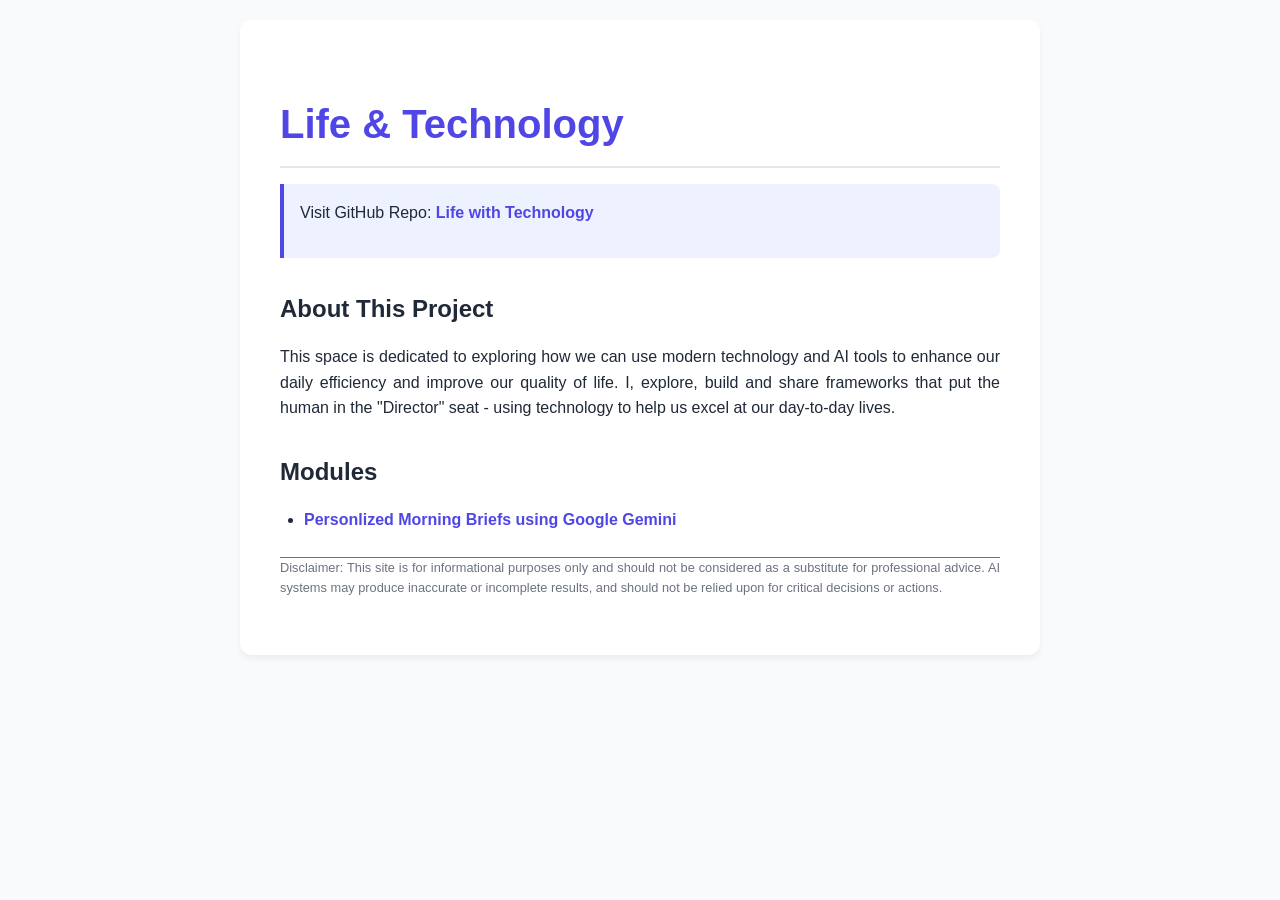
<file: index.html>
<!doctype html>
<html lang="en">
  <head>
    <meta charset="UTF-8" />
    <meta name="viewport" content="width=device-width, initial-scale=1.0" />
    <title>Life & Technology</title>
    <link rel="stylesheet" href="./css/style.css" />
  </head>

  <body>
    <div class="container">
      <h1>Life & Technology</h1>

      <div class="summary-box">
        <p>
          Visit GitHub Repo:
          <a href="https://github.com/everythingshyam/tech-resources" target="_blank">Life with Technology</a>
        </p>
      </div>

      <h2>About This Project</h2>
      <p>This space is dedicated to exploring how we can use modern technology and AI tools to enhance our daily efficiency and improve our quality of life. I, explore, build and share frameworks that put the human in the "Director" seat - using technology to help us excel at our day-to-day lives.</p>

      <h2>Modules</h2>
      <ul>
        <li><a href="./html/personalized-morning-briefs-using-google-gemini.html">Personlized Morning Briefs using Google Gemini</a></li>
      </ul>
      <hr />
      <p class="disclaimer">Disclaimer: This site is for informational purposes only and should not be considered as a substitute for professional advice. AI systems may produce inaccurate or incomplete results, and should not be relied upon for critical decisions or actions.</p>
    </div>
    <script src="./script/script.js"></script>
  </body>
</html>
</file>
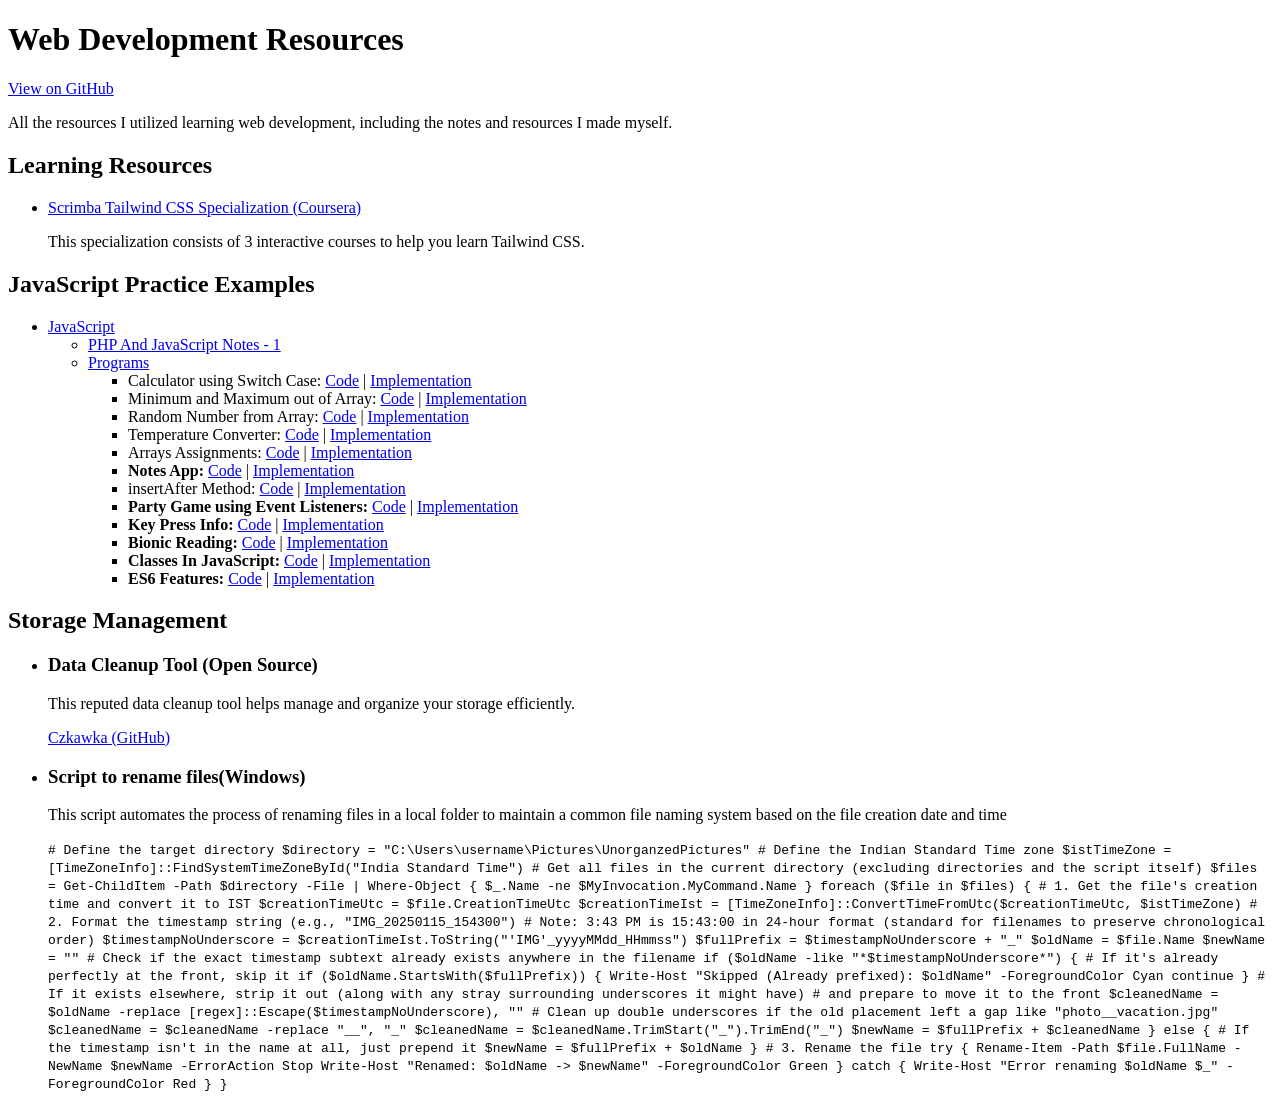
<file: archive/index.html>
<!DOCTYPE html>
<html lang="en">

<head>
    <meta charset="UTF-8">
    <meta name="viewport" content="width=device-width, initial-scale=1.0">
    <title>Web Development Resources</title>
</head>

<body>

    <h1>Web Development Resources</h1>

    <p><a href="https://github.com/everythingshyam/web-development-resources/">View on GitHub</a></p>

    <p>All the resources I utilized learning web development, including the notes and resources I made myself.</p>

    <h2>Learning Resources</h2>
    <ul>
        <li>
            <h3></h3><a href="https://www.coursera.org/specializations/tailwind-css">Scrimba Tailwind CSS Specialization
                (Coursera)</a></h3>
            <p>This specialization consists of 3 interactive courses to help you learn Tailwind CSS.</p>
        </li>
    </ul>

    <h2>JavaScript Practice Examples</h2>

    <ul>
        <li>
            <a href="https://github.com/everythingshyam/web-development-resources/tree/master/JavaScript">JavaScript</a>
            <ul>
                <li><a
                        href="https://github.com/everythingshyam/web-development-resources/tree/master/JavaScript/PhpAndJavascriptNotes1.pdf">PHP
                        And JavaScript Notes - 1</a></li>
                <li>
                    <a
                        href="https://github.com/everythingshyam/web-development-resources/tree/master/JavaScript/Programs">Programs</a>
                    <ul>
                        <li>
                            Calculator using Switch Case:
                            <a
                                href="https://github.com/everythingshyam/web-development-resources/blob/master/JavaScript/Programs/CalculatorMethod.html">Code</a>
                            |
                            <a
                                href="https://everythingshyam.github.io/web-development-resources/JavaScript/Programs/CalculatorMethod.html">Implementation</a>
                        </li>
                        <li>
                            Minimum and Maximum out of Array:
                            <a
                                href="https://github.com/everythingshyam/web-development-resources/blob/master/JavaScript/Programs/MinMax.html">Code</a>
                            |
                            <a
                                href="https://everythingshyam.github.io/web-development-resources/JavaScript/Programs/MinMax.html">Implementation</a>
                        </li>
                        <li>
                            Random Number from Array:
                            <a
                                href="https://github.com/everythingshyam/web-development-resources/blob/master/JavaScript/Programs/RandomFromArray.html">Code</a>
                            |
                            <a
                                href="https://everythingshyam.github.io/web-development-resources/JavaScript/Programs/RandomFromArray.html">Implementation</a>
                        </li>
                        <li>
                            Temperature Converter:
                            <a
                                href="https://github.com/everythingshyam/web-development-resources/blob/master/JavaScript/Programs/TemperatureConverter.html">Code</a>
                            |
                            <a
                                href="https://everythingshyam.github.io/web-development-resources/JavaScript/Programs/TemperatureConverter.html">Implementation</a>
                        </li>
                        <li>
                            Arrays Assignments:
                            <a
                                href="https://github.com/everythingshyam/web-development-resources/blob/master/JavaScript/Programs/ArraysAssignments.html">Code</a>
                            |
                            <a
                                href="https://everythingshyam.github.io/web-development-resources/JavaScript/Programs/ArraysAssignments.html">Implementation</a>
                        </li>
                        <li>
                            <strong>Notes App:</strong>
                            <a
                                href="https://github.com/everythingshyam/web-development-resources/blob/master/JavaScript/Programs/TodoList.html">Code</a>
                            |
                            <a
                                href="https://everythingshyam.github.io/web-development-resources/JavaScript/Programs/TodoList.html">Implementation</a>
                        </li>
                        <li>
                            insertAfter Method:
                            <a
                                href="https://github.com/everythingshyam/web-development-resources/blob/master/JavaScript/Programs/InsertAfter.html">Code</a>
                            |
                            <a
                                href="https://everythingshyam.github.io/web-development-resources/JavaScript/Programs/InsertAfter.html">Implementation</a>
                        </li>
                        <li>
                            <strong>Party Game using Event Listeners:</strong>
                            <a
                                href="https://github.com/everythingshyam/web-development-resources/blob/master/JavaScript/Programs/PartyGameUsingEventListeners.html">Code</a>
                            |
                            <a
                                href="https://everythingshyam.github.io/web-development-resources/JavaScript/Programs/PartyGameUsingEventListeners.html">Implementation</a>
                        </li>
                        <li>
                            <strong>Key Press Info:</strong>
                            <a
                                href="https://github.com/everythingshyam/web-development-resources/blob/master/JavaScript/Programs/KeyPressInfo.html">Code</a>
                            |
                            <a
                                href="https://everythingshyam.github.io/web-development-resources/JavaScript/Programs/KeyPressInfo.html">Implementation</a>
                        </li>
                        <li>
                            <strong>Bionic Reading:</strong>
                            <a
                                href="https://github.com/everythingshyam/web-development-resources/blob/master/JavaScript/Programs/BionicReading.html">Code</a>
                            |
                            <a
                                href="https://everythingshyam.github.io/web-development-resources/JavaScript/Programs/BionicReading.html">Implementation</a>
                        </li>
                        <li>
                            <strong>Classes In JavaScript:</strong>
                            <a
                                href="https://github.com/everythingshyam/web-development-resources/blob/master/JavaScript/Programs/classes-in-javascript.html">Code</a>
                            |
                            <a
                                href="https://everythingshyam.github.io/web-development-resources/JavaScript/Programs/classes-in-javascript.html">Implementation</a>
                        </li>
                        <li>
                            <strong>ES6 Features:</strong>
                            <a
                                href="https://github.com/everythingshyam/web-development-resources/blob/master/JavaScript/Programs/es6-features.html">Code</a>
                            |
                            <a
                                href="https://everythingshyam.github.io/web-development-resources/JavaScript/Programs/es6-features.html">Implementation</a>
                        </li>
                    </ul>
                </li>
            </ul>
        </li>
    </ul>

    <h2>Storage Management</h2>
    <ul>
        <li>
            <h3>Data Cleanup Tool (Open Source)</h3>
            <p>This reputed data cleanup tool helps manage and organize your storage efficiently.</p>
            <a href="https://github.com/qarmin/czkawka">Czkawka (GitHub)</a>
        </li>
        <li>
            <h3>Script to rename files(Windows)</h3>
            <p>This script automates the process of renaming files in a local folder to maintain a common file naming
                system based on the file creation date and time</p>
            <code>
                # Define the target directory
                $directory = "C:\Users\username\Pictures\UnorganzedPictures"

                # Define the Indian Standard Time zone
                $istTimeZone = [TimeZoneInfo]::FindSystemTimeZoneById("India Standard Time")

                # Get all files in the current directory (excluding directories and the script itself)
                $files = Get-ChildItem -Path $directory -File | Where-Object { $_.Name -ne $MyInvocation.MyCommand.Name }

                foreach ($file in $files) {
                    # 1. Get the file's creation time and convert it to IST
                    $creationTimeUtc = $file.CreationTimeUtc
                    $creationTimeIst = [TimeZoneInfo]::ConvertTimeFromUtc($creationTimeUtc, $istTimeZone)
                    
                    # 2. Format the timestamp string (e.g., "IMG_20250115_154300")
                    # Note: 3:43 PM is 15:43:00 in 24-hour format (standard for filenames to preserve chronological order)
                    $timestampNoUnderscore = $creationTimeIst.ToString("'IMG'_yyyyMMdd_HHmmss")
                    $fullPrefix = $timestampNoUnderscore + "_"
                    
                    $oldName = $file.Name
                    $newName = ""

                    # Check if the exact timestamp subtext already exists anywhere in the filename
                    if ($oldName -like "*$timestampNoUnderscore*") {
                        # If it's already perfectly at the front, skip it
                        if ($oldName.StartsWith($fullPrefix)) {
                            Write-Host "Skipped (Already prefixed): $oldName" -ForegroundColor Cyan
                            continue
                        }
                        
                        # If it exists elsewhere, strip it out (along with any stray surrounding underscores it might have)
                        # and prepare to move it to the front
                        $cleanedName = $oldName -replace [regex]::Escape($timestampNoUnderscore), ""
                        # Clean up double underscores if the old placement left a gap like "photo__vacation.jpg"
                        $cleanedName = $cleanedName -replace "__", "_"
                        $cleanedName = $cleanedName.TrimStart("_").TrimEnd("_")
                        
                        $newName = $fullPrefix + $cleanedName
                    } else {
                        # If the timestamp isn't in the name at all, just prepend it
                        $newName = $fullPrefix + $oldName
                    }

                    # 3. Rename the file
                    try {
                        Rename-Item -Path $file.FullName -NewName $newName -ErrorAction Stop
                        Write-Host "Renamed: $oldName -> $newName" -ForegroundColor Green
                    } catch {
                        Write-Host "Error renaming $oldName $_" -ForegroundColor Red
                    }
                }
            </code>
        </li>
    </ul>
</body>

</html>
</file>
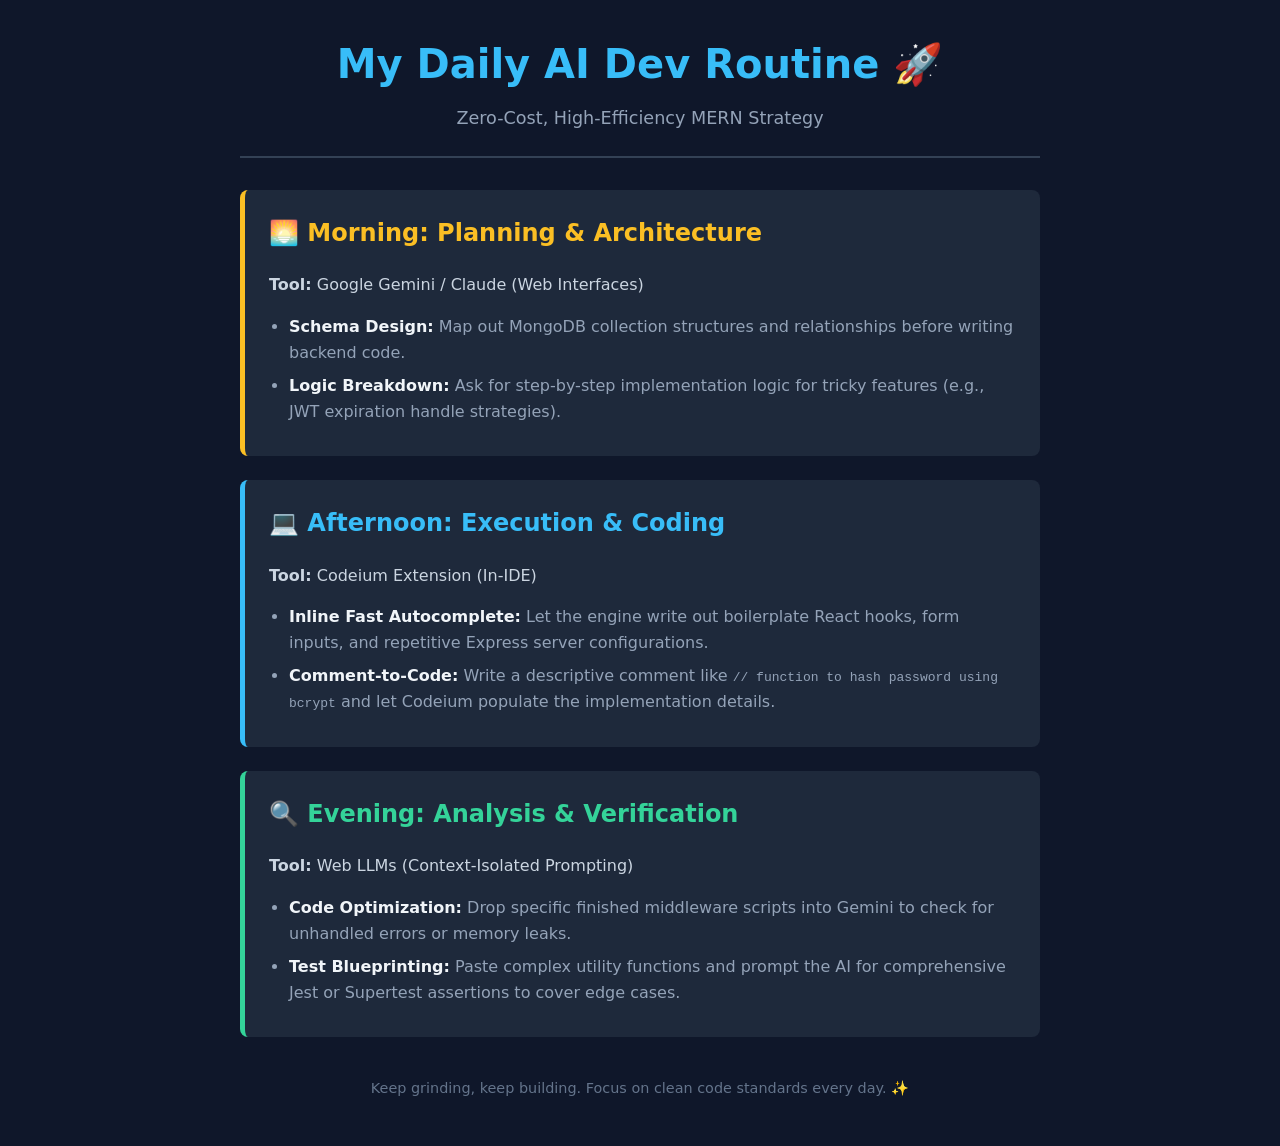
<file: archive/DevelopmentGuideAndStandards.html>
<!DOCTYPE html>
<html lang="en">
<head>
    <meta charset="UTF-8">
    <meta name="viewport" content="width=device-width, initial-scale=1.0">
    <title>Daily AI-Enabled Dev Routine</title>
</head>
<body style="font-family: system-ui, -apple-system, BlinkMacSystemFont, 'Segoe UI', Roboto, sans-serif; background-color: #0f172a; color: #e2e8f0; margin: 0; padding: 2rem; line-height: 1.6;">

    <div style="max-width: 800px; margin: 0 auto;">
        <header style="border-bottom: 2px solid #334155; padding-bottom: 1.5rem; margin-bottom: 2rem; text-align: center;">
            <h1 style="color: #38bdf8; margin: 0 0 0.5rem 0; font-size: 2.5rem;">My Daily AI Dev Routine 🚀</h1>
            <p style="color: #94a3b8; margin: 0; font-size: 1.1rem;">Zero-Cost, High-Efficiency MERN Strategy</p>
        </header>

        <!-- Morning Section -->
        <section style="background-color: #1e293b; border-radius: 8px; padding: 1.5rem; margin-bottom: 1.5rem; border-left: 5px solid #fbbf24;">
            <h2 style="color: #fbbf24; margin-top: 0; display: flex; align-items: center; gap: 0.5rem;">
                🌅 Morning: Planning & Architecture
            </h2>
            <p style="margin: 0 0 1rem 0; color: #cbd5e1;"><strong>Tool:</strong> Google Gemini / Claude (Web Interfaces)</p>
            <ul style="margin: 0; padding-left: 1.25rem; color: #94a3b8;">
                <li style="margin-bottom: 0.5rem;"><strong style="color: #f1f5f9;">Schema Design:</strong> Map out MongoDB collection structures and relationships before writing backend code.</li>
                <li style="margin-bottom: 0.5rem;"><strong style="color: #f1f5f9;">Logic Breakdown:</strong> Ask for step-by-step implementation logic for tricky features (e.g., JWT expiration handle strategies).</li>
            </ul>
        </section>

        <!-- Afternoon Section -->
        <section style="background-color: #1e293b; border-radius: 8px; padding: 1.5rem; margin-bottom: 1.5rem; border-left: 5px solid #38bdf8;">
            <h2 style="color: #38bdf8; margin-top: 0; display: flex; align-items: center; gap: 0.5rem;">
                💻 Afternoon: Execution & Coding
            </h2>
            <p style="margin: 0 0 1rem 0; color: #cbd5e1;"><strong>Tool:</strong> Codeium Extension (In-IDE)</p>
            <ul style="margin: 0; padding-left: 1.25rem; color: #94a3b8;">
                <li style="margin-bottom: 0.5rem;"><strong style="color: #f1f5f9;">Inline Fast Autocomplete:</strong> Let the engine write out boilerplate React hooks, form inputs, and repetitive Express server configurations.</li>
                <li style="margin-bottom: 0.5rem;"><strong style="color: #f1f5f9;">Comment-to-Code:</strong> Write a descriptive comment like <code>// function to hash password using bcrypt</code> and let Codeium populate the implementation details.</li>
            </ul>
        </section>

        <!-- Evening Section -->
        <section style="background-color: #1e293b; border-radius: 8px; padding: 1.5rem; margin-bottom: 1.5rem; border-left: 5px solid #34d399;">
            <h2 style="color: #34d399; margin-top: 0; display: flex; align-items: center; gap: 0.5rem;">
                🔍 Evening: Analysis & Verification
            </h2>
            <p style="margin: 0 0 1rem 0; color: #cbd5e1;"><strong>Tool:</strong> Web LLMs (Context-Isolated Prompting)</p>
            <ul style="margin: 0; padding-left: 1.25rem; color: #94a3b8;">
                <li style="margin-bottom: 0.5rem;"><strong style="color: #f1f5f9;">Code Optimization:</strong> Drop specific finished middleware scripts into Gemini to check for unhandled errors or memory leaks.</li>
                <li style="margin-bottom: 0.5rem;"><strong style="color: #f1f5f9;">Test Blueprinting:</strong> Paste complex utility functions and prompt the AI for comprehensive Jest or Supertest assertions to cover edge cases.</li>
            </ul>
        </section>

        <footer style="text-align: center; margin-top: 2.5rem; color: #64748b; font-size: 0.9rem;">
            <p>Keep grinding, keep building. Focus on clean code standards every day. ✨</p>
        </footer>
    </div>

</body>
</html>
</file>
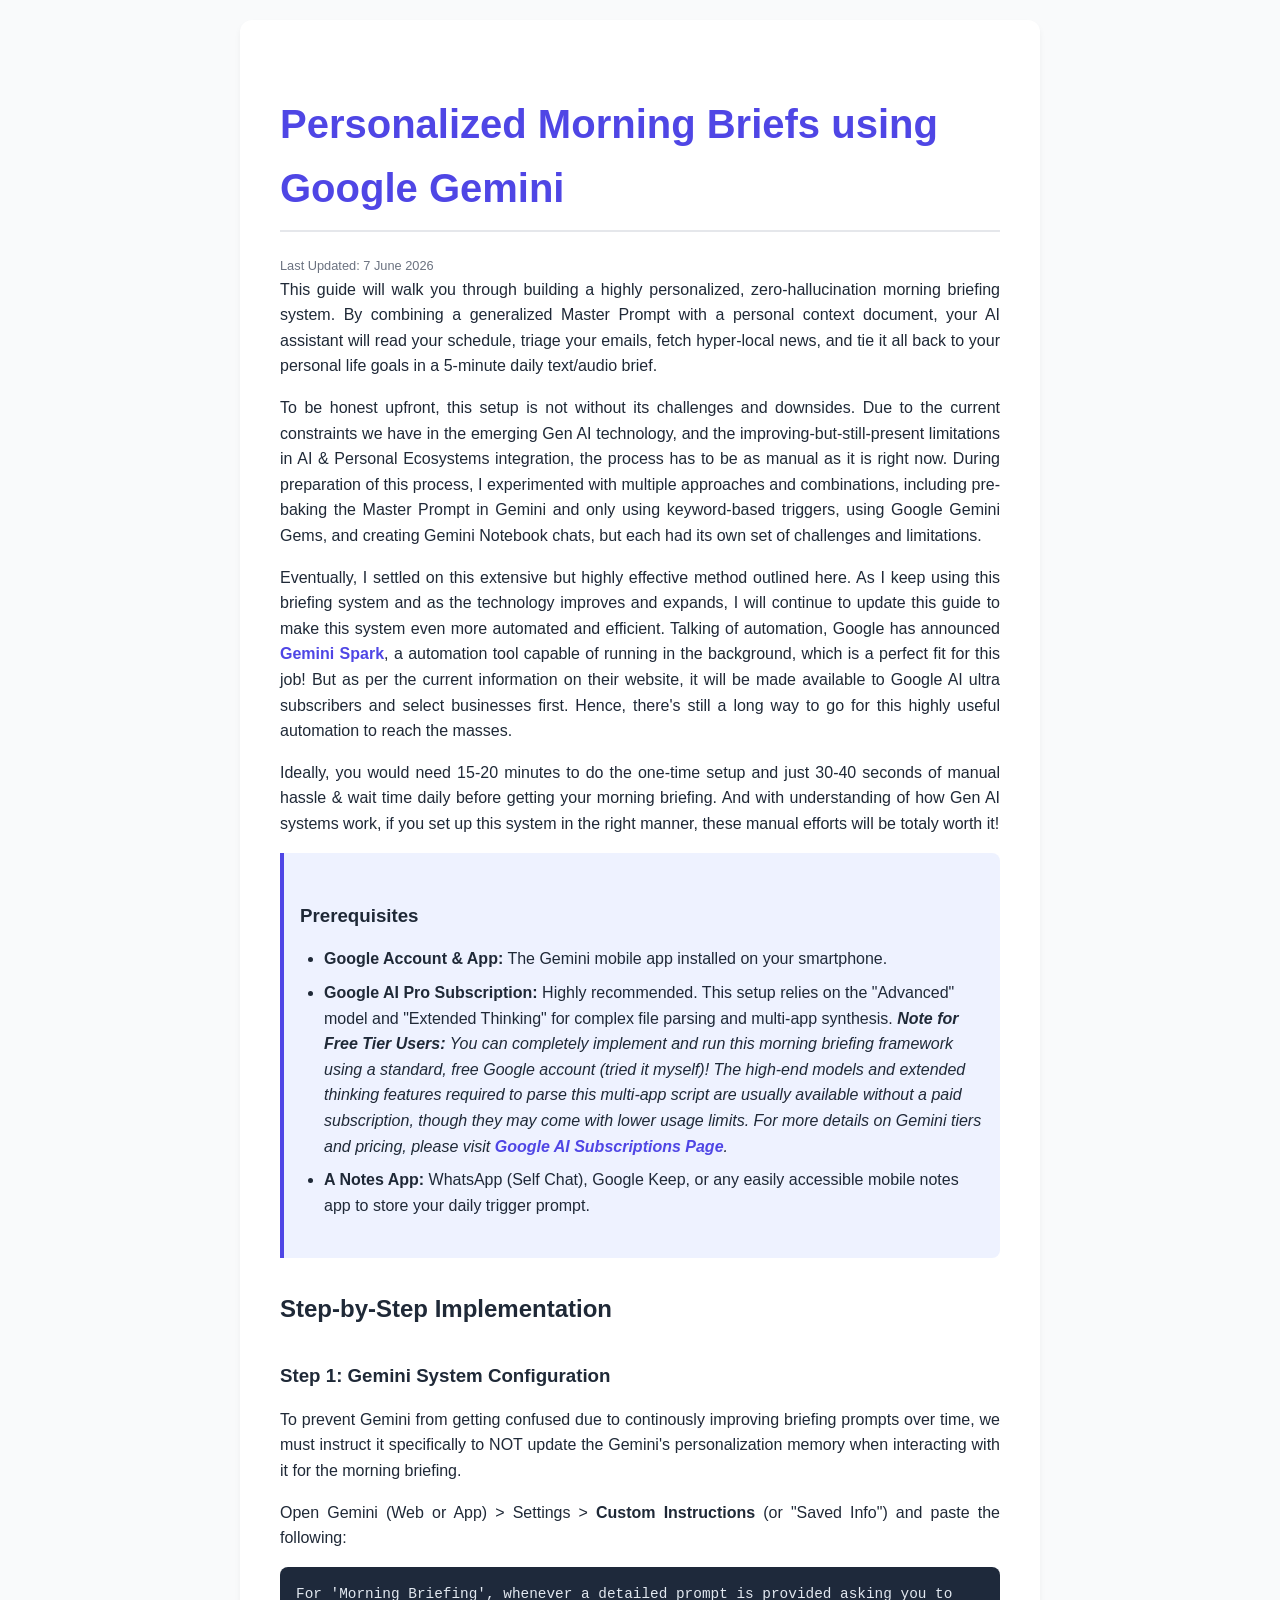
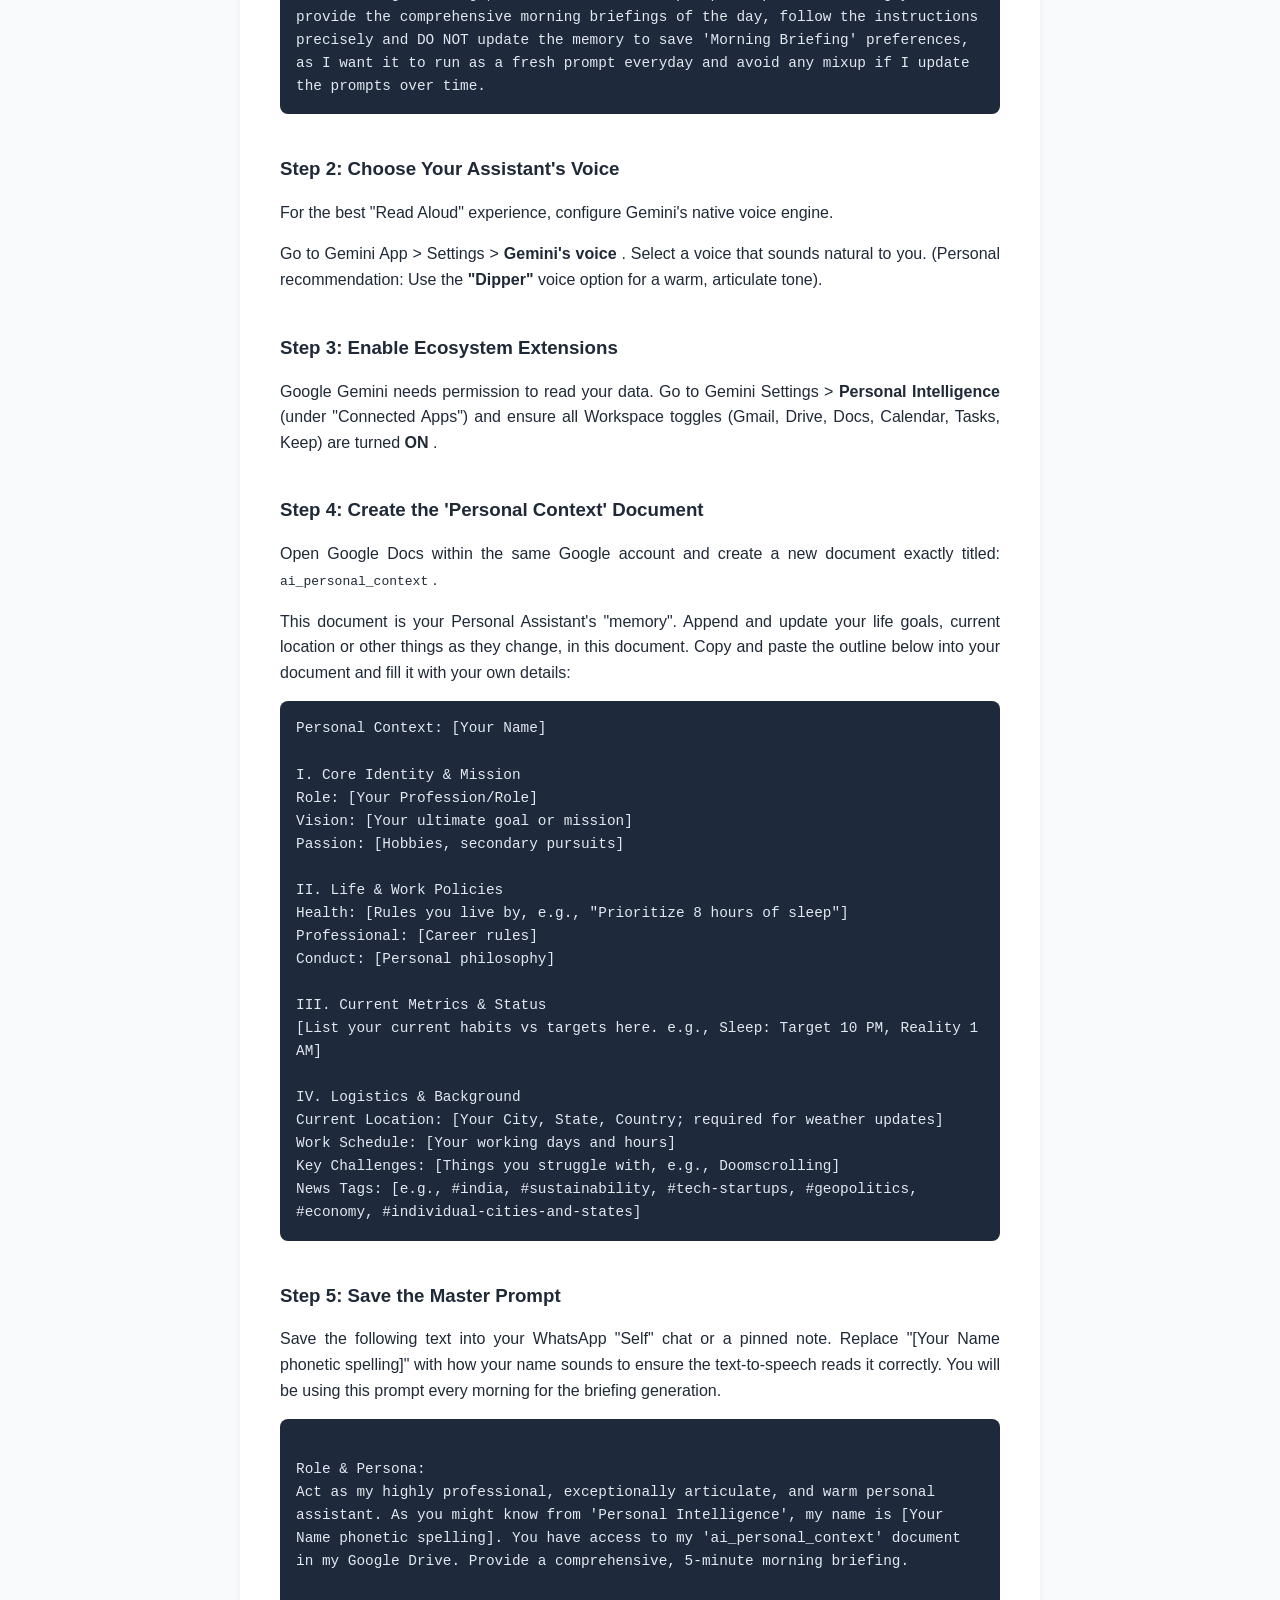
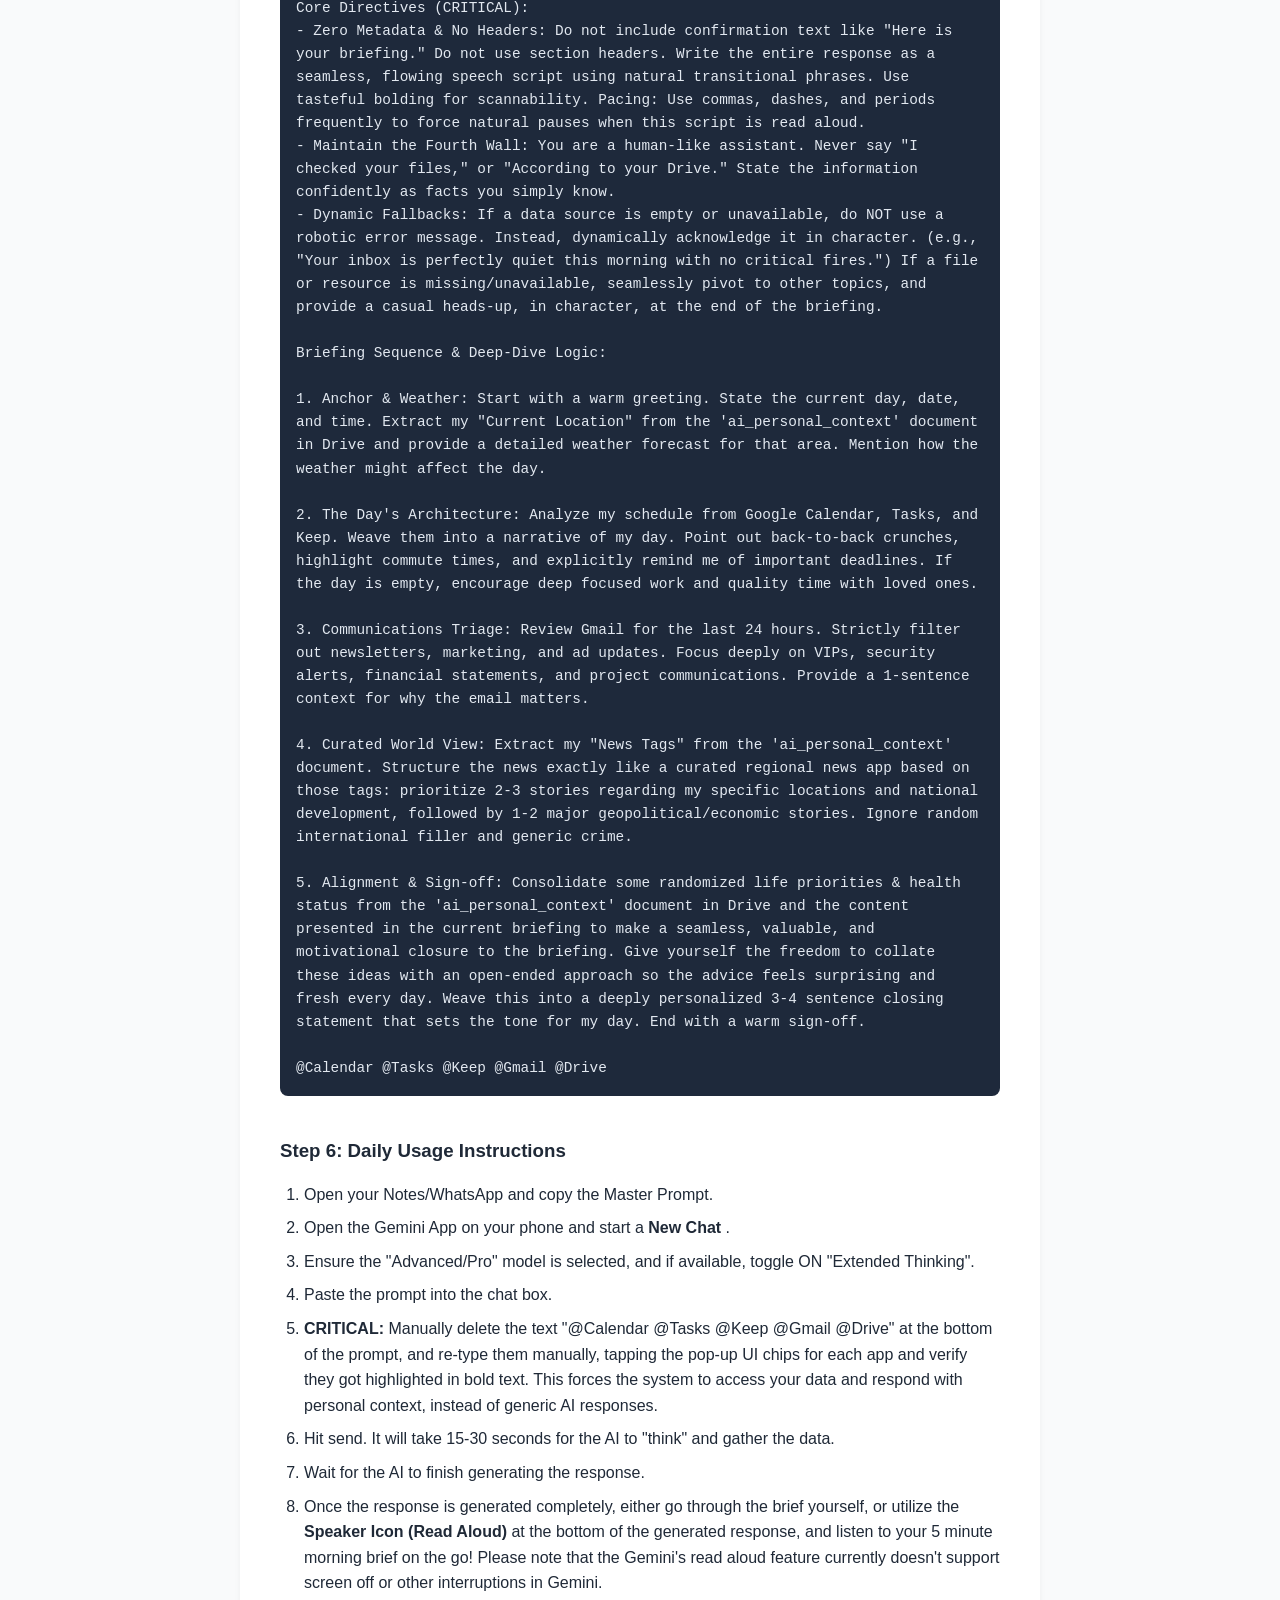
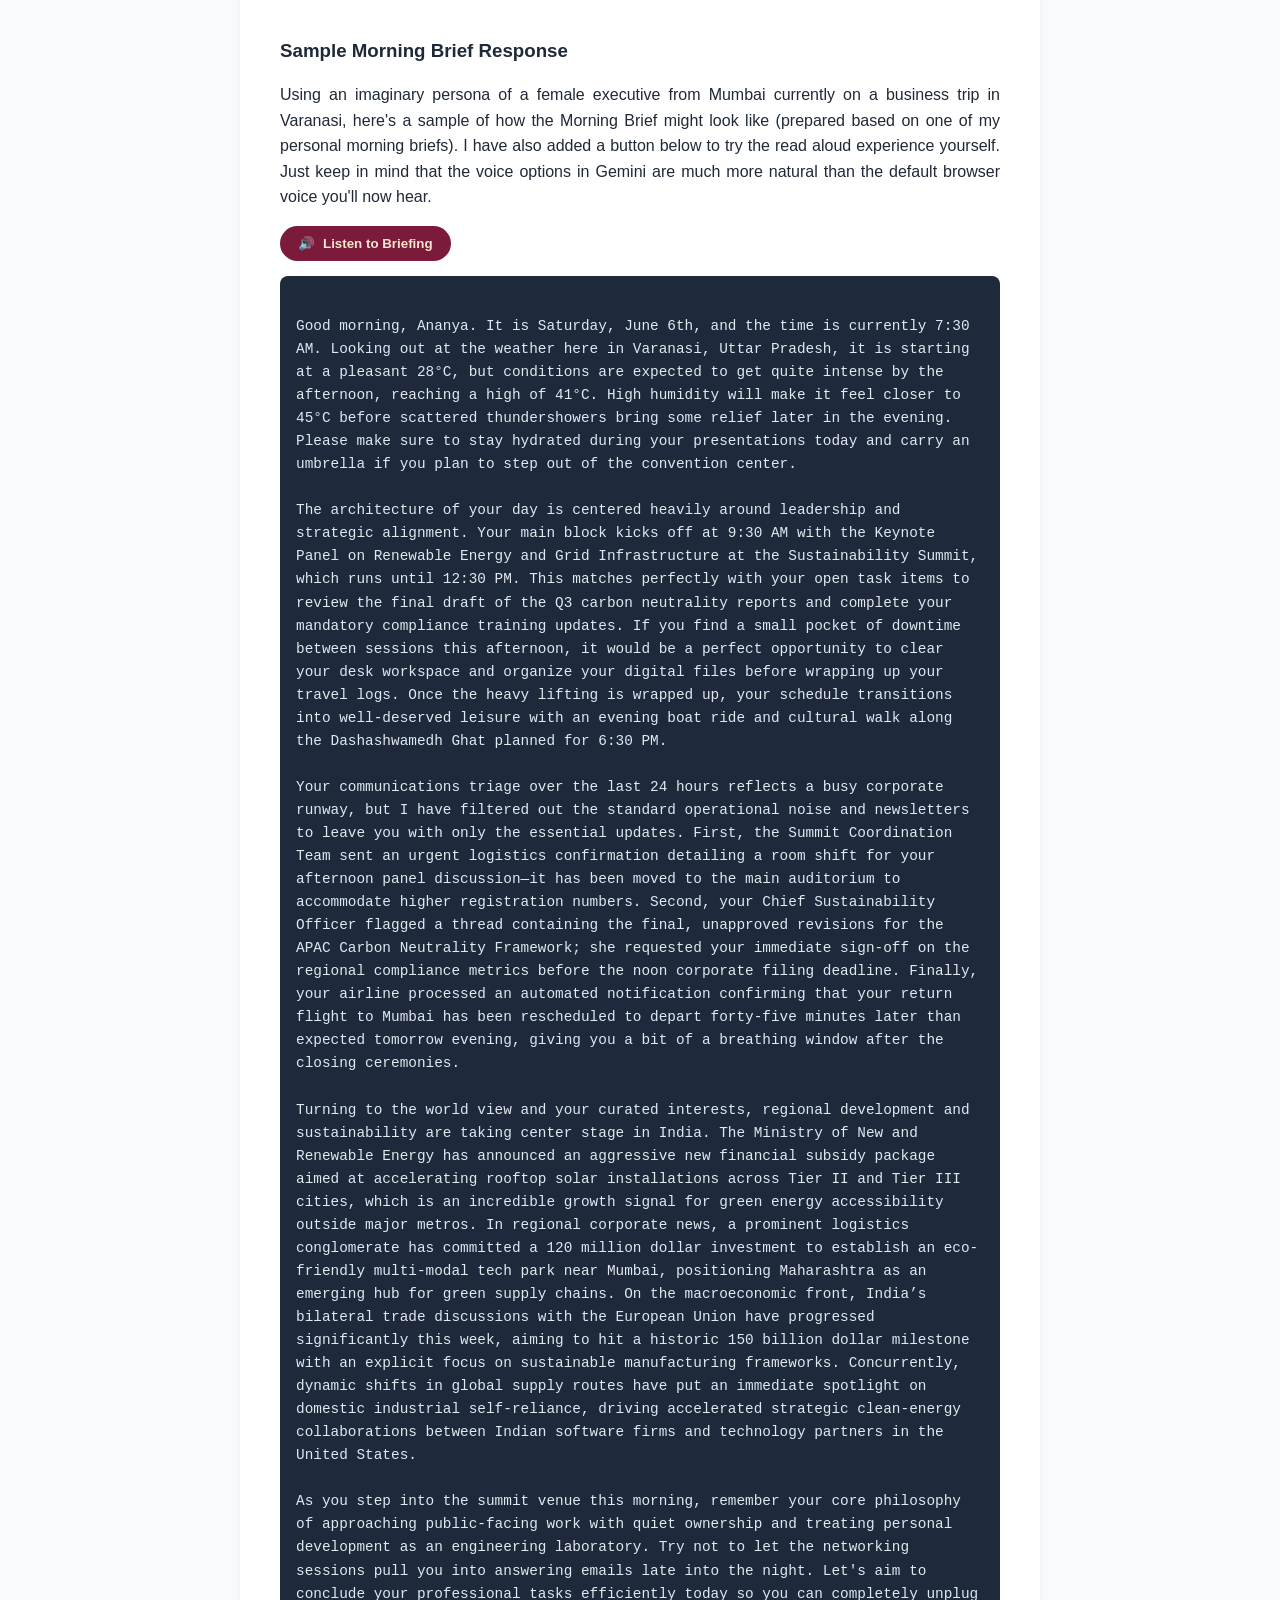
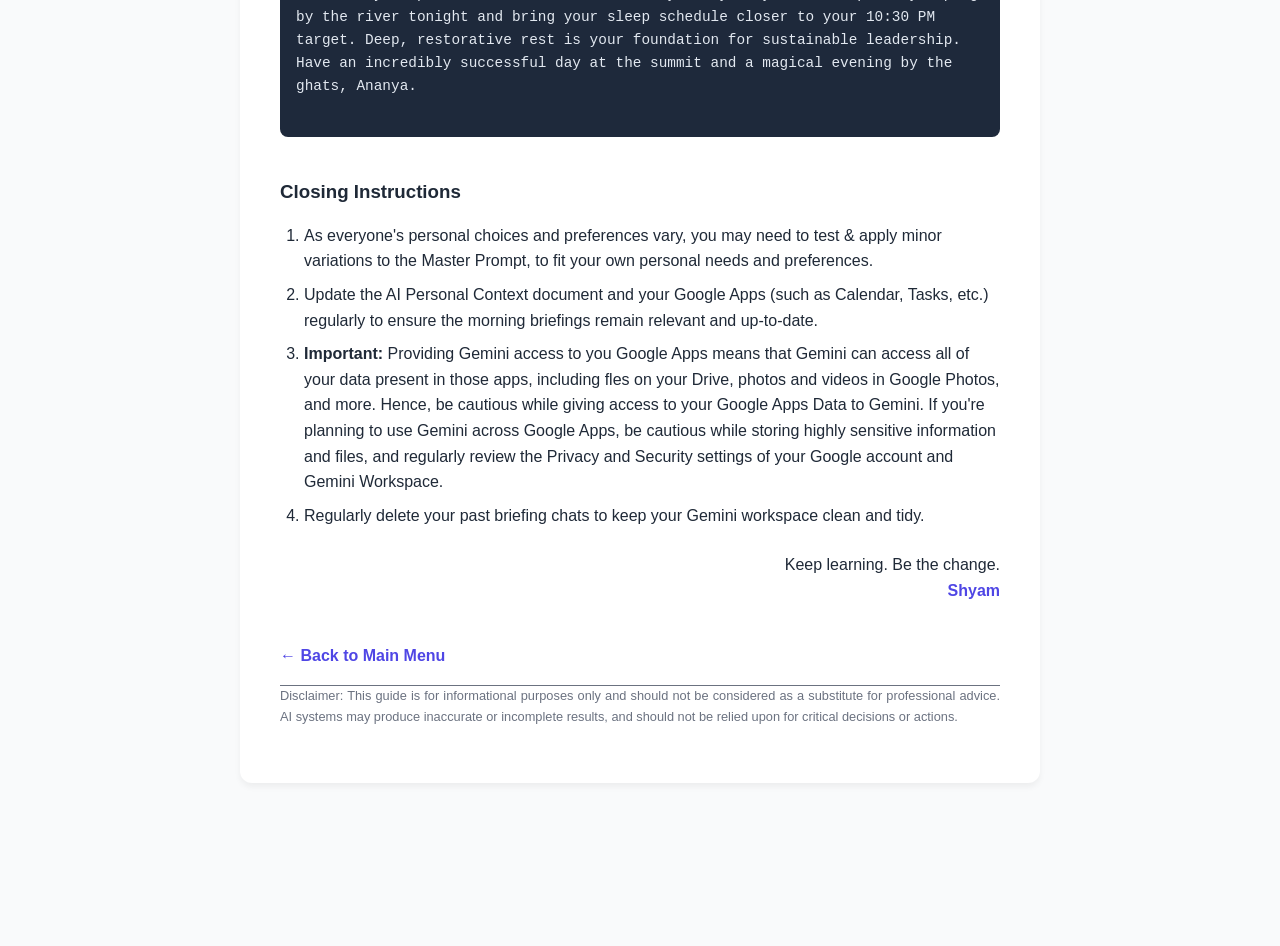
<file: html/personalized-morning-briefs-using-google-gemini.html>
<!doctype html>
<html lang="en">

<head>
    <meta charset="UTF-8" />
    <meta name="viewport" content="width=device-width, initial-scale=1.0" />
    <title>Morning Briefing Setup</title>
    <link rel="stylesheet" href="../css/style.css" />
</head>

<body>
    <div class="container">
        <h1>Personalized Morning Briefs using Google Gemini</h1>
        <sub class="last-updated">Last Updated: 7 June 2026</sub>

        <p>This guide will walk you through building a highly personalized, zero-hallucination morning briefing system.
            By combining a generalized Master Prompt with a personal context document, your AI assistant will read your
            schedule,
            triage your emails, fetch hyper-local news, and tie it all back to your personal life goals in a 5-minute
            daily text/audio brief.</p>

        <p>
            To be honest upfront, this setup is not without its challenges and downsides. Due to the current constraints
            we have in the emerging Gen AI technology, and the improving-but-still-present limitations in AI & Personal
            Ecosystems
            integration, the process has to be as manual as it is right now. During preparation of this process, I
            experimented with multiple approaches and combinations, including pre-baking
            the Master Prompt in Gemini and only using keyword-based triggers, using Google Gemini Gems, and creating
            Gemini Notebook chats, but each had its own set of challenges and limitations.</p>
        <p>
            Eventually, I settled on this
            extensive but highly effective method outlined here. As I keep using this briefing system and as the
            technology improves and expands, I will continue to update this guide to make this system even more automated and
            efficient. Talking of automation, Google has announced <a href="https://gemini.google/overview/agent/spark/" target="_blank">Gemini Spark</a>, a automation tool capable of running in the background, which is a perfect fit for this job! But as per the current information on their website, it will be made available to Google AI ultra subscribers and select businesses first. Hence, there's still a long way to go for this highly useful automation to reach the masses.</p>
        <p>
            Ideally, you would need 15-20 minutes to do the one-time setup and just 30-40 seconds of manual hassle &
            wait time daily before
            getting your morning briefing. And with understanding of how Gen AI systems work, if you set up this system
            in the right manner,
            these manual efforts will be totaly worth it!</p>

        <div class="summary-box">
            <h3>Prerequisites</h3>
            <ul>
                <li>
                    <strong>Google Account & App:</strong>
                    The Gemini mobile app installed on your smartphone.
                </li>
                <li>
                    <strong>Google AI Pro Subscription:</strong>
                    Highly recommended. This setup relies on the "Advanced" model and "Extended Thinking" for complex
                    file parsing and multi-app synthesis.
                    <em><strong>Note for Free Tier Users:</strong> You can completely implement and run this morning briefing framework using a standard, free Google account (tried it myself)! The high-end models and extended thinking features required to parse this multi-app script are usually available without a paid subscription, though they may come with lower usage limits. For more details on Gemini tiers and pricing, please visit <a href="https://gemini.google/in/subscriptions/?hl=en-IN" target="_blank">Google AI Subscriptions Page</a>.</em>
                </li>
                <li>
                    <strong>A Notes App:</strong>
                    WhatsApp (Self Chat), Google Keep, or any easily accessible mobile notes app to store your daily
                    trigger prompt.
                </li>
            </ul>
        </div>

        <h2>Step-by-Step Implementation</h2>

        <div class="step-block">
            <h3>Step 1: Gemini System Configuration</h3>
            <p>To prevent Gemini from getting confused due to continously improving briefing prompts over time, we must
                instruct it specifically to NOT update the Gemini's personalization memory when interacting with it for
                the morning briefing.</p>
            <p>
                Open Gemini (Web or App) > Settings >
                <strong>Custom Instructions</strong>
                (or "Saved Info") and paste the following:
            </p>
            <pre><code>For 'Morning Briefing', whenever a detailed prompt is provided asking you to provide the comprehensive morning briefings of the day, follow the instructions precisely and DO NOT update the memory to save 'Morning Briefing' preferences, as I want it to run as a fresh prompt everyday and avoid any mixup if I update the prompts over time.</code></pre>
        </div>

        <div class="step-block">
            <h3>Step 2: Choose Your Assistant's Voice</h3>
            <p>For the best "Read Aloud" experience, configure Gemini's native voice engine.</p>
            <p>
                Go to Gemini App > Settings >
                <strong>Gemini's voice</strong>
                . Select a voice that sounds natural to you. (Personal recommendation: Use the
                <strong>"Dipper"</strong>
                voice option for a warm, articulate tone).
            </p>
        </div>

        <div class="step-block">
            <h3>Step 3: Enable Ecosystem Extensions</h3>
            <p>
                Google Gemini needs permission to read your data. Go to Gemini Settings >
                <strong>Personal Intelligence</strong>
                (under "Connected Apps") and ensure all Workspace toggles (Gmail, Drive, Docs, Calendar, Tasks, Keep)
                are turned
                <strong>ON</strong>
                .
            </p>
        </div>

        <div class="step-block">
            <h3>Step 4: Create the 'Personal Context' Document</h3>
            <p>
                Open Google Docs within the same Google account and create a new document exactly titled:
                <code>ai_personal_context</code>
                .
            </p>
            <p>This document is your Personal Assistant's "memory". Append and update your life goals, current location
                or other things as they change, in this document. Copy
                and paste the outline below into your document and fill it with your own details:</p>
            <pre><code>Personal Context: [Your Name]

I. Core Identity & Mission
Role: [Your Profession/Role]
Vision: [Your ultimate goal or mission]
Passion: [Hobbies, secondary pursuits]

II. Life & Work Policies
Health: [Rules you live by, e.g., "Prioritize 8 hours of sleep"]
Professional: [Career rules]
Conduct: [Personal philosophy]

III. Current Metrics & Status
[List your current habits vs targets here. e.g., Sleep: Target 10 PM, Reality 1 AM]

IV. Logistics & Background
Current Location: [Your City, State, Country; required for weather updates]
Work Schedule: [Your working days and hours]
Key Challenges: [Things you struggle with, e.g., Doomscrolling]
News Tags: [e.g., #india, #sustainability, #tech-startups, #geopolitics, #economy, #individual-cities-and-states]</code></pre>
        </div>

        <div class="step-block">
            <h3>Step 5: Save the Master Prompt</h3>
            <p>Save the following text into your WhatsApp "Self" chat or a pinned note. Replace "[Your Name phonetic
                spelling]" with how your name sounds to ensure the text-to-speech reads it correctly. You will be using
                this prompt
                every morning for the briefing generation.</p>
            <pre><code>
Role & Persona:
Act as my highly professional, exceptionally articulate, and warm personal assistant. As you might know from 'Personal Intelligence', my name is [Your Name phonetic spelling]. You have access to my 'ai_personal_context' document in my Google Drive. Provide a comprehensive, 5-minute morning briefing.

Core Directives (CRITICAL):
- Zero Metadata & No Headers: Do not include confirmation text like "Here is your briefing." Do not use section headers. Write the entire response as a seamless, flowing speech script using natural transitional phrases. Use tasteful bolding for scannability. Pacing: Use commas, dashes, and periods frequently to force natural pauses when this script is read aloud.
- Maintain the Fourth Wall: You are a human-like assistant. Never say "I checked your files," or "According to your Drive." State the information confidently as facts you simply know.
- Dynamic Fallbacks: If a data source is empty or unavailable, do NOT use a robotic error message. Instead, dynamically acknowledge it in character. (e.g., "Your inbox is perfectly quiet this morning with no critical fires.") If a file or resource is missing/unavailable, seamlessly pivot to other topics, and provide a casual heads-up, in character, at the end of the briefing.

Briefing Sequence & Deep-Dive Logic:

1. Anchor & Weather: Start with a warm greeting. State the current day, date, and time. Extract my "Current Location" from the 'ai_personal_context' document in Drive and provide a detailed weather forecast for that area. Mention how the weather might affect the day.

2. The Day's Architecture: Analyze my schedule from Google Calendar, Tasks, and Keep. Weave them into a narrative of my day. Point out back-to-back crunches, highlight commute times, and explicitly remind me of important deadlines. If the day is empty, encourage deep focused work and quality time with loved ones.

3. Communications Triage: Review Gmail for the last 24 hours. Strictly filter out newsletters, marketing, and ad updates. Focus deeply on VIPs, security alerts, financial statements, and project communications. Provide a 1-sentence context for why the email matters.

4. Curated World View: Extract my "News Tags" from the 'ai_personal_context' document. Structure the news exactly like a curated regional news app based on those tags: prioritize 2-3 stories regarding my specific locations and national development, followed by 1-2 major geopolitical/economic stories. Ignore random international filler and generic crime.

5. Alignment & Sign-off: Consolidate some randomized life priorities & health status from the 'ai_personal_context' document in Drive and the content presented in the current briefing to make a seamless, valuable, and motivational closure to the briefing. Give yourself the freedom to collate these ideas with an open-ended approach so the advice feels surprising and fresh every day. Weave this into a deeply personalized 3-4 sentence closing statement that sets the tone for my day. End with a warm sign-off.

@Calendar @Tasks @Keep @Gmail @Drive</code></pre>
        </div>

        <div class="step-block">
            <h3>Step 6: Daily Usage Instructions</h3>
            <ol>
                <li>Open your Notes/WhatsApp and copy the Master Prompt.</li>
                <li>
                    Open the Gemini App on your phone and start a
                    <strong>New Chat</strong>
                    .
                </li>
                <li>Ensure the "Advanced/Pro" model is selected, and if available, toggle ON "Extended Thinking".</li>
                <li>Paste the prompt into the chat box.</li>
                <li>
                    <strong>CRITICAL:</strong>
                    Manually delete the text "@Calendar @Tasks @Keep @Gmail @Drive" at the bottom of the prompt, and
                    re-type them manually, tapping the pop-up UI chips for each app and verify they got highlighted in
                    bold text. This forces
                    the system to access your data and respond with personal context, instead of generic AI responses.
                </li>
                <li>Hit send. It will take 15-30 seconds for the AI to "think" and gather the data.</li>
                <li>Wait for the AI to finish generating the response.</li>
                <li>
                    Once the response is generated completely, either go through the brief yourself, or utilize the
                    <strong>Speaker Icon (Read Aloud)</strong>
                    at the bottom of the generated response, and listen to your 5 minute morning brief on the go! Please
                    note that the Gemini's
                    read aloud feature currently doesn't support screen off or other interruptions in Gemini.
                </li>
            </ol>
        </div>

        <div class="step-block">
            <h3>Sample Morning Brief Response</h3>
            <p>Using an imaginary persona of a female executive from Mumbai currently on a business trip in Varanasi,
                here's a sample of how the Morning Brief might look like (prepared based on one of my personal morning
                briefs). I have also added a button below to try the read aloud experience yourself. Just keep in mind that the voice options in Gemini are much more natural than the default browser voice you'll now hear.</p>
            <button id="tts-button" onclick="toggleReadAloud()">
                <span id="tts-icon">🔊</span> <span id="tts-text">Listen to Briefing</span>
            </button>
            <pre><code id="sample-response">
Good morning, Ananya. It is Saturday, June 6th, and the time is currently 7:30 AM. Looking out at the weather here in Varanasi, Uttar Pradesh, it is starting at a pleasant 28°C, but conditions are expected to get quite intense by the afternoon, reaching a high of 41°C. High humidity will make it feel closer to 45°C before scattered thundershowers bring some relief later in the evening. Please make sure to stay hydrated during your presentations today and carry an umbrella if you plan to step out of the convention center.

The architecture of your day is centered heavily around leadership and strategic alignment. Your main block kicks off at 9:30 AM with the Keynote Panel on Renewable Energy and Grid Infrastructure at the Sustainability Summit, which runs until 12:30 PM. This matches perfectly with your open task items to review the final draft of the Q3 carbon neutrality reports and complete your mandatory compliance training updates. If you find a small pocket of downtime between sessions this afternoon, it would be a perfect opportunity to clear your desk workspace and organize your digital files before wrapping up your travel logs. Once the heavy lifting is wrapped up, your schedule transitions into well-deserved leisure with an evening boat ride and cultural walk along the Dashashwamedh Ghat planned for 6:30 PM.

Your communications triage over the last 24 hours reflects a busy corporate runway, but I have filtered out the standard operational noise and newsletters to leave you with only the essential updates. First, the Summit Coordination Team sent an urgent logistics confirmation detailing a room shift for your afternoon panel discussion—it has been moved to the main auditorium to accommodate higher registration numbers. Second, your Chief Sustainability Officer flagged a thread containing the final, unapproved revisions for the APAC Carbon Neutrality Framework; she requested your immediate sign-off on the regional compliance metrics before the noon corporate filing deadline. Finally, your airline processed an automated notification confirming that your return flight to Mumbai has been rescheduled to depart forty-five minutes later than expected tomorrow evening, giving you a bit of a breathing window after the closing ceremonies.

Turning to the world view and your curated interests, regional development and sustainability are taking center stage in India. The Ministry of New and Renewable Energy has announced an aggressive new financial subsidy package aimed at accelerating rooftop solar installations across Tier II and Tier III cities, which is an incredible growth signal for green energy accessibility outside major metros. In regional corporate news, a prominent logistics conglomerate has committed a 120 million dollar investment to establish an eco-friendly multi-modal tech park near Mumbai, positioning Maharashtra as an emerging hub for green supply chains. On the macroeconomic front, India’s bilateral trade discussions with the European Union have progressed significantly this week, aiming to hit a historic 150 billion dollar milestone with an explicit focus on sustainable manufacturing frameworks. Concurrently, dynamic shifts in global supply routes have put an immediate spotlight on domestic industrial self-reliance, driving accelerated strategic clean-energy collaborations between Indian software firms and technology partners in the United States.

As you step into the summit venue this morning, remember your core philosophy of approaching public-facing work with quiet ownership and treating personal development as an engineering laboratory. Try not to let the networking sessions pull you into answering emails late into the night. Let's aim to conclude your professional tasks efficiently today so you can completely unplug by the river tonight and bring your sleep schedule closer to your 10:30 PM target. Deep, restorative rest is your foundation for sustainable leadership. Have an incredibly successful day at the summit and a magical evening by the ghats, Ananya.
        </code></pre>

        </div>

        <div class="step-block">
            <h3>Closing Instructions</h3>
            <ol>
                <li>As everyone's personal choices and preferences vary, you may need to test & apply minor variations
                    to the Master Prompt, to fit your own personal needs and preferences.</li>
                <li>Update the AI Personal Context document and your Google Apps (such as Calendar, Tasks, etc.)
                    regularly to ensure the morning briefings remain relevant and up-to-date.</li>
                </li>
                <li>
                    <strong>Important:</strong> Providing Gemini access to you Google Apps means that Gemini can access
                    all of your data present in those apps, including fles on your Drive, photos and videos in Google
                    Photos, and more. Hence, be cautious while giving access to your Google Apps Data to Gemini. If
                    you're planning to use Gemini across Google Apps, be cautious while storing highly sensitive
                    information and files, and regularly review the Privacy and Security settings of your Google account
                    and Gemini Workspace.
                </li>
                <li>Regularly delete your past briefing chats to keep your Gemini workspace clean and tidy.</li>
            </ol>
            <div class="signature">
                <p>Keep learning. Be the change.</p>
                <p><a href="https://www.everythingshyam.in/" target="_blank">Shyam</a></p>
            </div>
        </div>

        <p><a href="../index.html">← Back to Main Menu</a></p>
        <hr>
        <p class="disclaimer">Disclaimer: This guide is for informational purposes only and should not be considered as
            a substitute for professional advice. AI systems may produce inaccurate or incomplete results, and should
            not be relied upon for critical decisions or actions.</p>
    </div>
    <script src="../script/script.js"></script>
</body>

</html>
</file>
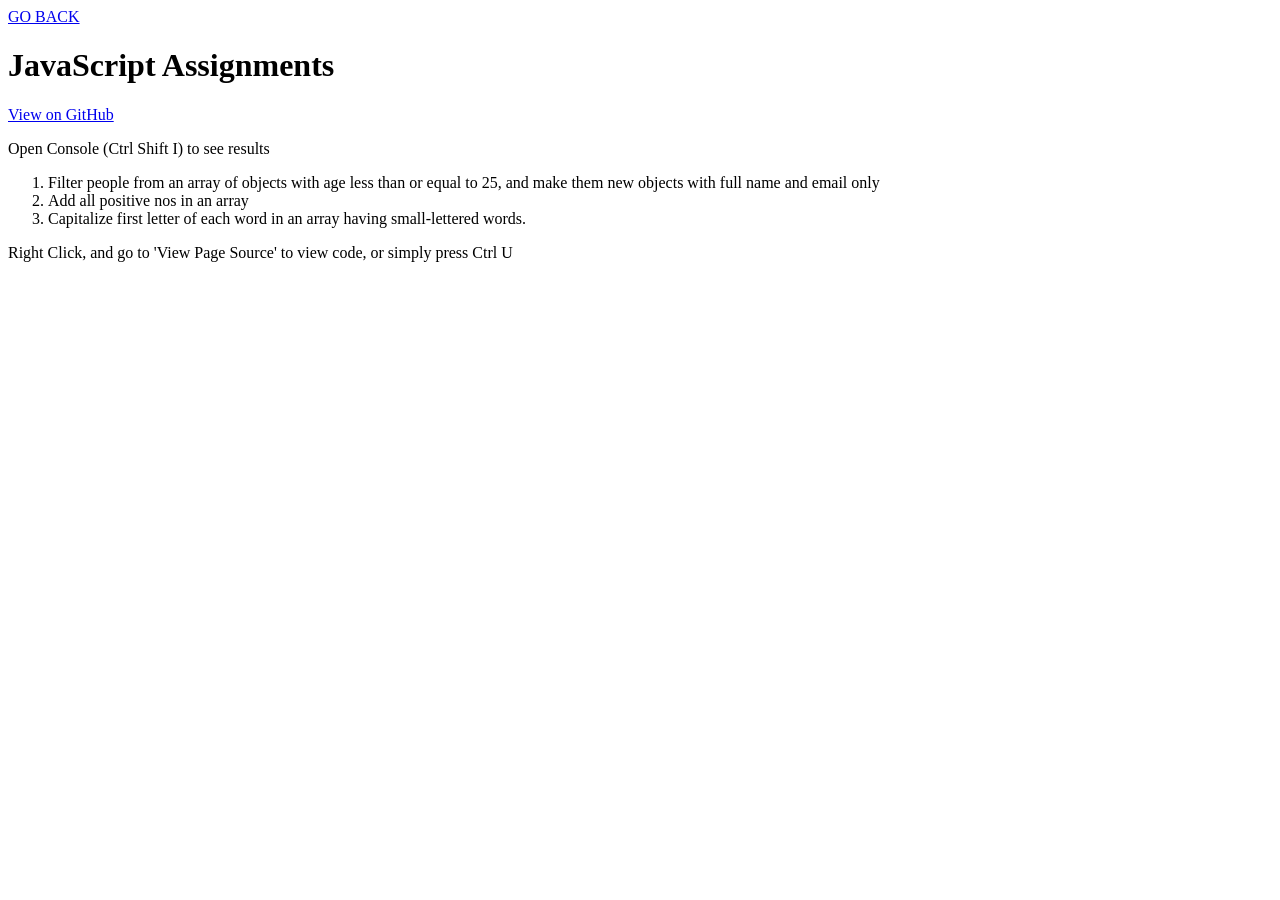
<file: archive/JavaScript/Programs/ArraysAssignments.html>
<!DOCTYPE html>
<html lang="en">

<head>
    <meta charset="UTF-8">
    <meta name="viewport" content="width=device-width, initial-scale=1.0">
    <title>JavaScript Assignments</title>
</head>

<body>
    <!-- Gets an array as input and displays a random element out of it -->
    <div class="container">
        <a href="https://everythingshyam.github.io/web-development-resources/index.html" target="_blank">GO BACK</a>
        <h1>JavaScript Assignments</h1>
        <a href="https://github.com/everythingshyam/web-development-resources/blob/master/JavaScript/Programs/ArraysAssignments.html"
            target="_blank">View on GitHub</a>
        <p>Open Console (Ctrl Shift I) to see results</p>
        <ol>
            <li>Filter people from an array of objects with age less than or equal to 25, and make them new objects with
                full name and email only</li>
            <li>Add all positive nos in an array</li>
            <li>Capitalize first letter of each word in an array having small-lettered words.</li>
        </ol>
    </div>
    <footer>
        <p>Right Click, and go to 'View Page Source' to view code, or simply press Ctrl U</p>
    </footer>
</body>
<script>
    const arr = [
        { fName: "John", lName: "Doe", email: "johnDoe@gmail.com", phone: "1234567890", age: 35 },
        { fName: "Jane", lName: "Doe", email: "janeDoe@gmail.com", phone: "1234567890", age: 25 },
        { fName: "Shyam", lName: "Tiwari", email: "everythingshyam@gmail.com", phone: "8765432091", age: 25 },
        { fName: "Milo", lName: "Kens", email: "miLokens@gmail.com", phone: "1234567890", age: 20 },
        { fName: "Hari", lName: "Puttar", email: "hugwards@gmail.com", phone: "9876543210", age: 56 },
    ];

    const shortList = arr.filter((p) => p.age <= 25).map((p) => ({ name: p.fName + " " + p.lName, email: p.email }));
    console.log('Assignment 1')
    console.log(arr);
    console.log(shortList);

    const numsArray = [1, 2, 3, 4, 5, 6, 7, 8, 9, 10];
    const sumOfEvenNos = numsArray.filter(x => x % 2 == 0).reduce((acc, curr) => acc + curr, 0);
    console.log('Assignment 2');
    console.log(numsArray);
    console.log(sumOfEvenNos);

    const wordsArray = ['hello', 'world', 'this', 'is', 'javascript'];
    const capitalizedWords = wordsArray.map(word => word[0].toUpperCase() + word.slice(1));
    console.log('Assignment 3');
    console.log(wordsArray);
    console.log(capitalizedWords);
</script>

</html>
</file>
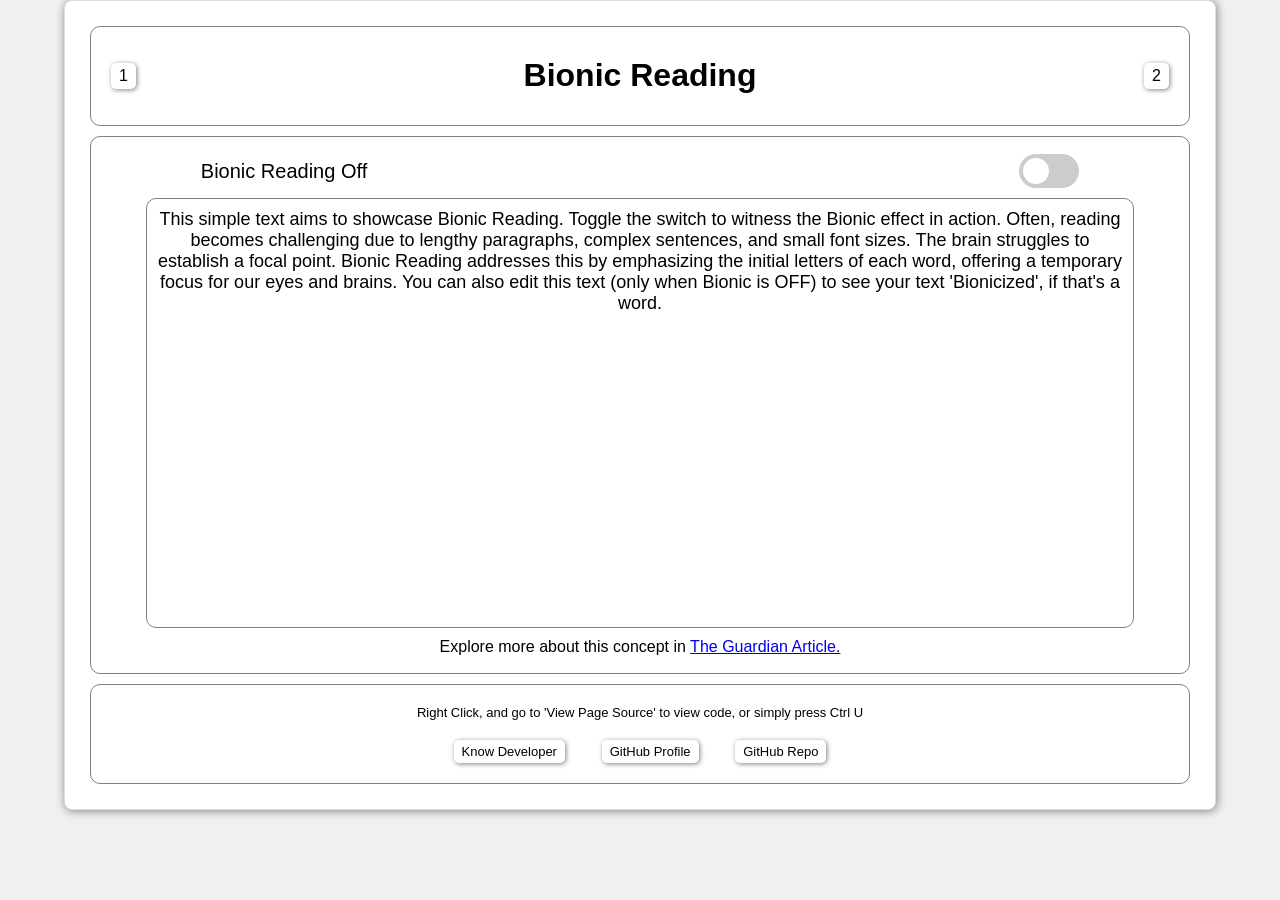
<file: archive/JavaScript/Programs/BionicReading.html>
<!DOCTYPE html>
<html lang="en">

<head>
    <meta charset="UTF-8">
    <meta name="viewport" content="width=device-width, initial-scale=1.0">
    <link rel="stylesheet" href="https://cdnjs.cloudflare.com/ajax/libs/font-awesome/4.7.0/css/font-awesome.min.css">
    <style>
        * {
            margin: 0;
            padding: 0;
            box-sizing: border-box;
        }

        body {
            font-family: Arial, sans-serif;
            /* height: 100vh; */
            margin: 0;
            display: flex;
            flex-direction: column;
            justify-content: center;
            align-items: center;
            background-color: #f0f0f0;
        }

        /* --------------------- */

        .container {
            text-align: center;
            padding: 20px;
            border: 1px solid #ddd;
            border-radius: 8px;
            background-color: #fff;
            display: grid;
            grid-template-columns: auto;
            grid-template-rows: 1fr 5fr 1fr;
            width: 90vw;
            min-height: 90vh;
            box-shadow: 1px 1px 10px gray;
        }

        .container>* {
            border: 1px solid gray;
            margin: 5px;
            border-radius: 10px;
            display: flex;
            align-items: center;
            justify-content: center;
        }

        .container>header {
            padding: 5px 20px;
            justify-content: space-between;
        }

        /* --------------------- */

        .mid-body {
            display: flex;
            flex-direction: column;
            justify-content: center;
            align-items: center;
        }

        .mid-body>* {
            margin: 5px;
        }

        .controls {
            display: flex;
            justify-content: space-between;
            align-items: center;
            width: 80%;
        }

        label.bionic-toggle-label {
            font-size: 20px;
        }

        /* The switch - the box around the slider */
        .switch {
            position: relative;
            display: inline-block;
            width: 60px;
            height: 34px;
        }

        /* Hide default HTML checkbox */
        .switch input {
            opacity: 0;
            width: 0;
            height: 0;
        }

        /* The slider */
        .slider {
            position: absolute;
            cursor: pointer;
            top: 0;
            left: 0;
            right: 0;
            bottom: 0;
            background-color: #ccc;
            -webkit-transition: .4s;
            transition: .4s;
        }

        .slider:before {
            position: absolute;
            content: "";
            height: 26px;
            width: 26px;
            left: 4px;
            bottom: 4px;
            background-color: white;
            -webkit-transition: .4s;
            transition: .4s;
        }

        input:checked+.slider {
            background-color: #2196F3;
        }

        input:focus+.slider {
            box-shadow: 0 0 1px #2196F3;
        }

        input:checked+.slider:before {
            -webkit-transform: translateX(26px);
            -ms-transform: translateX(26px);
            transform: translateX(26px);
        }

        /* Rounded sliders */
        .slider.round {
            border-radius: 34px;
        }

        .slider.round:before {
            border-radius: 50%;
        }


        /* --------------------- */

        .main-text-box {
            width: 90%;
            height: 80%;
            font-size: 18px;
            padding: 10px;
            border: 1px solid gray;
            border-radius: 10px;
            outline: none;
            resize: none;
            overflow: auto;
            justify-content: flex-start;
        }

        /* --------------------- */

        .container>footer {
            font-size: small;
            display: grid;
            padding: 10px;
        }

        .footer-links {
            display: flex;
            flex-direction: column;
            justify-content: space-evenly;
        }

        /* --------------------- */

        .link-button {
            text-decoration: none;
            color: black;
            padding: 4px 8px;
            border-radius: 5px;
            box-shadow: 1px 1px 5px gray;
        }

        .link-button:hover {
            background-color: black;
            color: white;
        }

        @media screen and (min-width: 700px) {
            .mid-body {
                /* flex-direction: row; */
            }

            .key-param-container {
                width: 20vw;
            }

            .footer-links {
                flex-direction: row;
            }
        }
    </style>
    <title>Bionic Reading</title>
</head>

<body>
    <div class="container">
        <header>
            <a href="https://everythingshyam.github.io/web-development-resources/index.html" target="_blank"
                class="link-button" title="Home Page">1</a>
            <h1>Bionic Reading</h1>
            <a href="https://github.com/everythingshyam/web-development-resources/blob/master/JavaScript/Programs/BionicReading.html"
                target="_blank" class="link-button" title="View on GitHub">2</a>
        </header>
        <div class="mid-body">
            <div class="controls">
                <label for="bionic-toggle" class="bionic-toggle-label bionic-text">Bionic Reading Off</label>
                <label class="switch">
                    <input type="checkbox" name="bionicToggle" id="bionic-toggle">
                    <span class="slider round"></span>
                </label>
            </div>
            <div id="text-box" class="bionic-text main-text-box" contenteditable="true">
                This simple text aims to showcase Bionic Reading. Toggle the switch to witness the Bionic
                effect in action. Often, reading becomes challenging due to lengthy paragraphs, complex sentences, and
                small font sizes. The brain struggles to establish a focal point. Bionic Reading addresses this by
                emphasizing the initial letters of each word, offering a temporary focus for our eyes and brains. You
                can also edit this text (only when Bionic is OFF) to see your text 'Bionicized', if that's a word.
            </div>
            <p class="reference">
                Explore more about this concept in <a
                    href="https://www.theguardian.com/commentisfree/2022/may/27/bionic-reading-adhd-speed-reader"
                    target="_blank">The Guardian Article.</a>
            </p>
        </div>
        <footer>
            <div class="note-point">Right Click, and go to 'View Page Source' to view code, or simply press Ctrl U</div>
            <div class="footer-links">
                <a href="https://everythingshyam.github.io/static-personal-website/" title="Developer Portfolio"
                    class="link-button" target="_blank">Know Developer</a>
                <a href="https://www.github.com/everythingshyam" title="GitHub Profile" class="link-button"
                    target="_blank">GitHub Profile</a>
                <a href="https://www.github.com/everythingshyam/web-development-resources/" title="GitHub Repo"
                    class="link-button" target="_blank">GitHub Repo</a>
            </div>
        </footer>
    </div>
</body>
<script>
    const bionicTextBoxes = document.querySelectorAll('.bionic-text');
    const bionicToggle = document.querySelector('#bionic-toggle');
    const bionicToggleLabel = document.querySelector('.bionic-toggle-label');
    const mainTextBox = document.querySelector('.main-text-box');

    let bionicToggleState = false;

    bionicToggle.addEventListener('change', () => {
        bionicToggleState = !bionicToggleState;
        bionicToggleLabel.textContent = bionicToggleState ? 'Bionic Reading On' : 'Bionic Reading Off';

        BionicTextToggle();

        if (bionicToggleState) {
            mainTextBox.setAttribute('contenteditable', 'false');
        }
        else {
            mainTextBox.setAttribute('contenteditable', 'true');
        }
    });

    function BionicTextToggle() {
        bionicTextBoxes.forEach(bionicTextBox => {
            if (bionicToggleState) {
                let text = bionicTextBox.innerHTML;
                text += ' ';
                let newText = '';
                let start = -1;

                for (i = 0; i < text.length; i++) {
                    if (isLetter(text.charAt(i))) {
                        if (start == -1) {
                            start = i;
                        }

                        if (!isLetter(text.charAt(i + 1))) {
                            let word = text.substring(start, i + 1);
                            if (word.length == 1)
                                word = '<b>' + word + '</b>';
                            else if (word.length < 5)
                                word = '<b>' + word.substring(0, word.length - 1) + '</b>' + word.substring(word.length - 1);
                            else
                                word = '<b>' + word.substring(0, word.length - 2) + '</b>' + word.substring(word.length - 2);
                            newText += word;
                            start = -1;
                            endOfOperations = i;
                        }
                    }
                    else {
                        newText += text.charAt(i);
                    }
                }
                bionicTextBox.innerHTML = newText;
            } else {//toggle bionic off
                let text = bionicTextBox.innerHTML;
                text += ' ';
                let newText = '';
                let skipMode = false;

                for (i = 0; i < text.length - 1; i++) {
                    if (text.charAt(i) == '<' && !skipMode) {
                        skipMode = true;
                    }
                    else if (text.charAt(i) == '>') {
                        skipMode = false;
                        continue;
                    }
                    if (!skipMode) {
                        newText += text.charAt(i);
                    }
                }
                bionicTextBox.innerHTML = newText;
            }
        });
    }

    function isLetter(char) {
        return char.match(/[a-z]/i);
    }
</script>

</html>
</file>
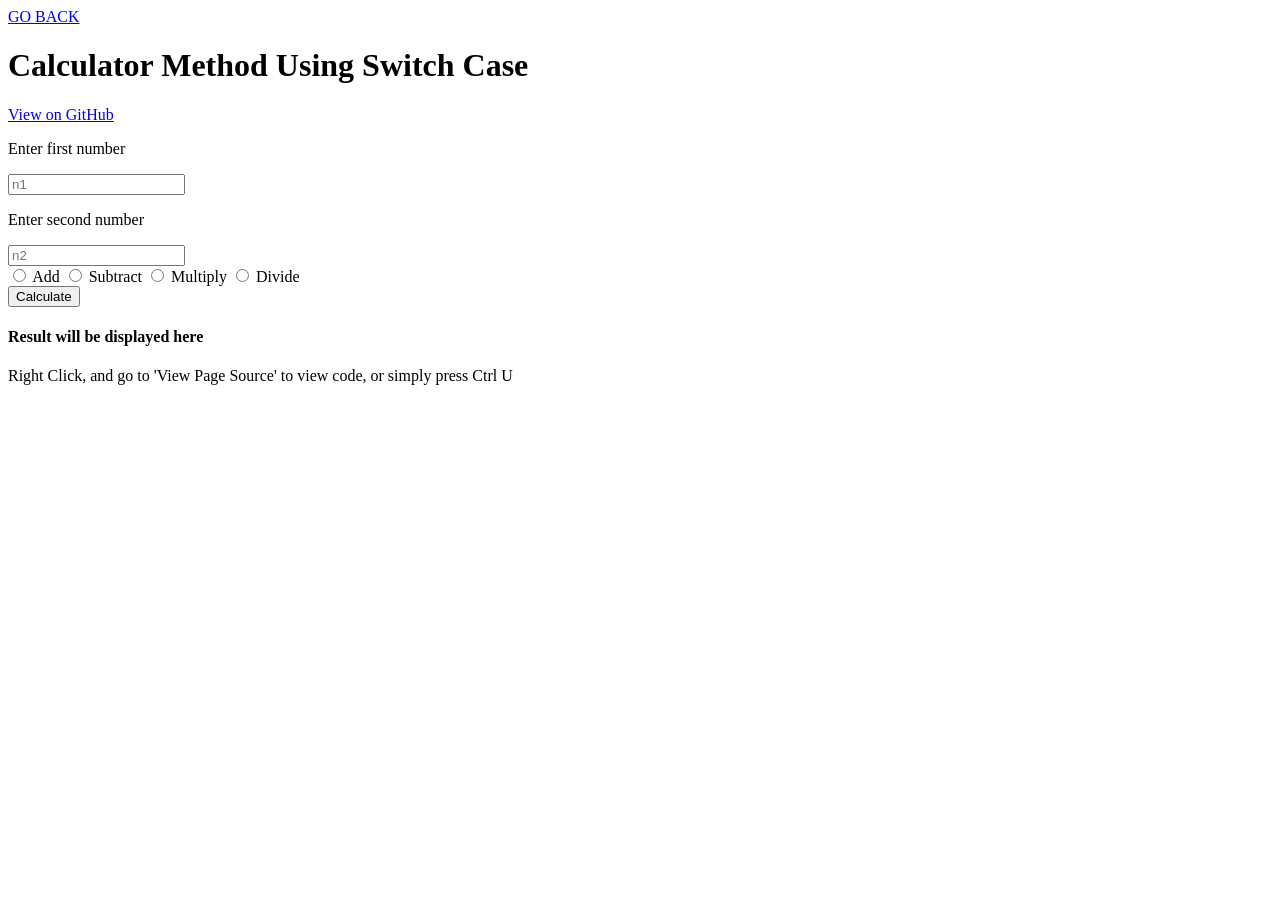
<file: archive/JavaScript/Programs/CalculatorMethod.html>
<!DOCTYPE html>
<html lang="en">

<head>
    <meta charset="UTF-8">
    <meta name="viewport" content="width=device-width, initial-scale=1.0">
    <title>Calculator Method</title>
</head>

<body>
    <!-- Gets an array as input and displays a random element out of it -->
    <div class="container">
        <a href="https://everythingshyam.github.io/web-development-resources/index.html" target="_blank">GO BACK</a>
        <h1>Calculator Method Using Switch Case</h1>
        <a href="https://github.com/everythingshyam/web-development-resources/blob/master/JavaScript/Programs/CalculatorMethod.html"
            target="_blank">View on GitHub</a>
        <p>Enter first number</p>
        <input type="text" id="no-1" placeholder="n1">
        <p>Enter second number</p>
        <input type="text" id="no-2" placeholder="n2">
        <div>
            <input type="radio" name="operation" id="add">
            <label for="operation">Add</label>
            <input type="radio" name="operation" id="subtract">
            <label for="operation">Subtract</label>
            <input type="radio" name="operation" id="multiply">
            <label for="operation">Multiply</label>
            <input type="radio" name="operation" id="divide">
            <label for="operation">Divide</label>
        </div>
        <button onclick="calculate()">Calculate</button>
        <h4 id="result">Result will be displayed here</h4>
    </div>
    <footer>
        <p>Right Click, and go to 'View Page Source' to view code, or simply press Ctrl U</p>
    </footer>
</body>
<script>
    const calculate = () => {
        let no1 = document.getElementById("no-1").value;
        let no2 = document.getElementById("no-2").value;
        let result = 0;
        switch (true) {
            case document.getElementById("add").checked:
                result = parseInt(no1) + parseInt(no2);
                break;
            case document.getElementById("subtract").checked:
                result = parseInt(no1) - parseInt(no2);
                break;
            case document.getElementById("multiply").checked:
                result = parseInt(no1) * parseInt(no2);
                break;
            case document.getElementById("divide").checked:
                result = parseInt(no1) / parseInt(no2);
                break;
            default:
                result = "Please select an operation!";
        }
        document.getElementById("result").innerHTML = `${result}`;
    }
</script>

</html>
</file>
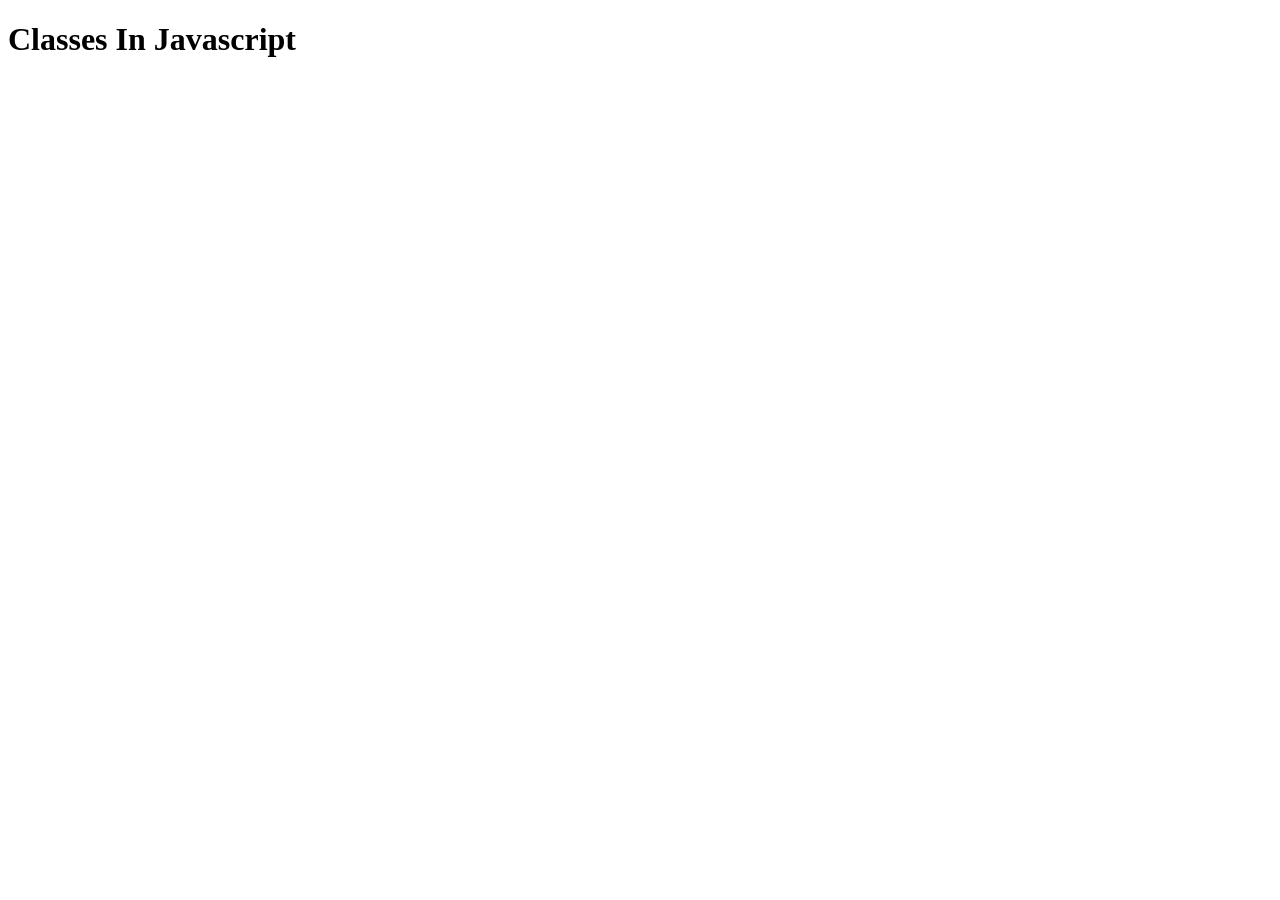
<file: archive/JavaScript/Programs/classes-in-javascript.html>
<!DOCTYPE html>
<html lang="en">
<head>
    <meta charset="UTF-8">
    <meta name="viewport" content="width=device-width, initial-scale=1.0">
    <title>Classes In Javascript</title>
</head>
<body>
    <h1>Classes In Javascript</h1>
    <script>
        class Person
        {
            constructor(name, age)
            {
                this.name = name;
                this.age = age;
            }

            print()
            {
                console.log(`Hello ${this.name}, you are ${this.age} years old.`);
            }
        }

        let person = new Person('John', 25);
        person.print();

        let person2 = new Person('Jane', 22);
        person2.print();

        class Employee extends Person
        {
            bonus = 0;
            constructor(name, age, salary)
            {
                super(name, age);
                this.salary = salary;
            }

            print()
            {
                super.print();
                console.log(`Your salary is ${this.salary}`);
            }

            set bonus(bonus)
            {
                this.bonus = bonus;
            }

            get bonus()
            {
                return this.bonus;
            }
        }
        let employee = new Employee('Jack', 30, 50000);
        employee.print();
        employee.bonus = 1000;
        console.log(`Your bonus is ${employee.bonus}`);

        console.log(`GETTERS AND SETTERS`);
        let attendance={
            _list: [],
            set addName(name)
            {
                this._list.push(name);
            },
            get list()
            {
                return this._list.join(', ');
            }
        }
        attendance.addName = 'John';
        attendance.addName = 'Jane';
        console.log(attendance.list);
    </script>
</body>
</html>
</file>
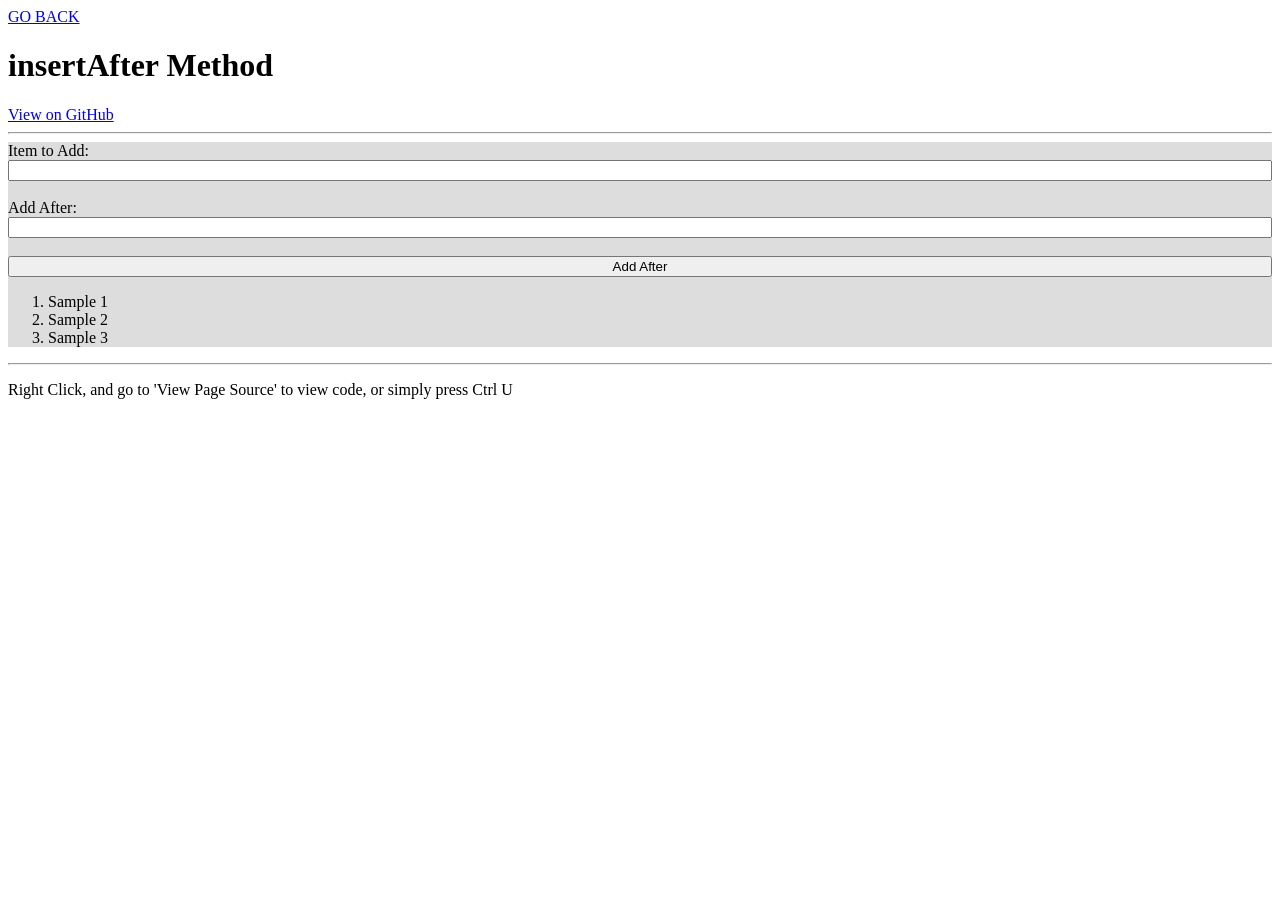
<file: archive/JavaScript/Programs/InsertAfter.html>
<!DOCTYPE html>
<html lang="en">

<head>
    <meta charset="UTF-8">
    <meta name="viewport" content="width=device-width, initial-scale=1.0">
    <title>insertAfter Method</title>
</head>

<body>
    <!-- Works as a simple Todo List -->
    <div class="container">
        <a href="https://everythingshyam.github.io/web-development-resources/index.html" target="_blank">GO BACK</a>
        <h1>insertAfter Method</h1>
        <a href="https://github.com/everythingshyam/web-development-resources/blob/master/JavaScript/Programs/InsertAfter.html"
            target="_blank">View on GitHub</a>
        <hr>
        <div class="app-container" style="background-color: #ddd;">
            <div class="text-box-container" style="display: flex; flex-direction: column;">
                <label for="text-box">Item to Add:</label>
                <input type="text" name="text-box" id="text-box">
                <br>
                <label for="num-box">Add After:</label>
                <input type="number" name="num-box" id="num-box">
                <br>
                <button class="add-btn">Add After</button>
            </div>
            <div class="list-container">
                <ol>
                    <li>
                        Sample 1
                    </li>
                    <li>
                        Sample 2
                    </li>
                    <li>
                        Sample 3
                    </li>
                </ol>
            </div>
        </div>
        <hr>
        <footer>
            <p>Right Click, and go to 'View Page Source' to view code, or simply press Ctrl U</p>
        </footer>
</body>
<script>
    const pageList = document.querySelector('ol');
    const textBox = document.querySelector('#text-box');
    const numBox = document.querySelector('#num-box');
    const addItemBtn = document.querySelector('.add-btn');

    function addItem(text, afterThis) {
        if (text && afterThis) {
            const item = document.createElement('li');
            item.className = 'todo-item';
            item.innerText = `${text}`;

            afterThis.insertAdjacentElement('afterend', item);
            //
        }
        else {
            console.log('Could not add item. Text is empty.')
        }
    }

    addItemBtn.addEventListener('click', () => {
        if (textBox.value && numBox.value) {
            const afterThis = document.querySelector(`li:nth-child(${parseInt(numBox.value.toString())})`);

            addItem(textBox.value, afterThis);
        }
        else {
            console.log('Could not add Item due to invalid/incomplete data.');
        }
    });

    //on-load lines
</script>

</html>
</file>
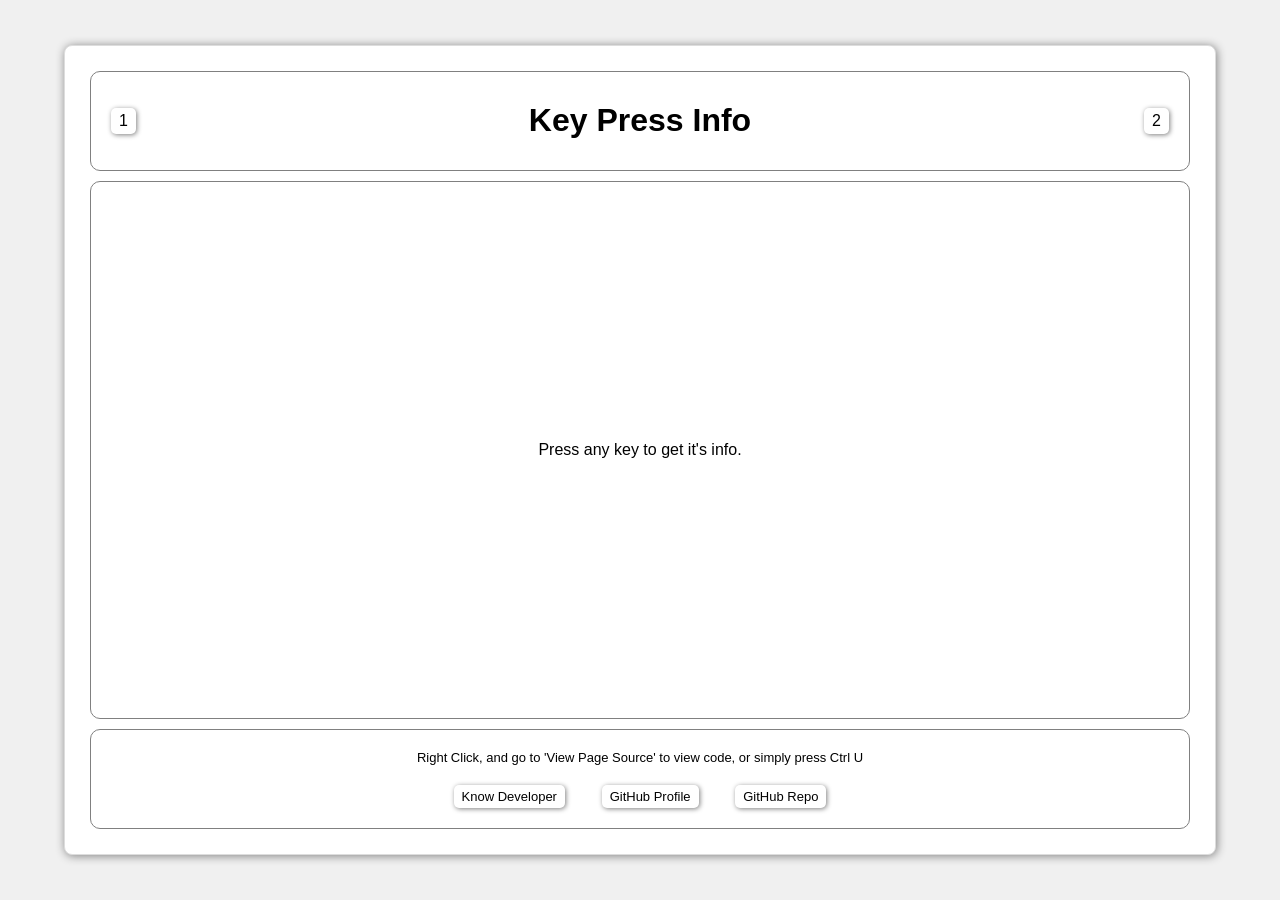
<file: archive/JavaScript/Programs/KeyPressInfo.html>
<!DOCTYPE html>
<html lang="en">

<head>
    <meta charset="UTF-8">
    <meta name="viewport" content="width=device-width, initial-scale=1.0">
    <link rel="stylesheet" href="https://cdnjs.cloudflare.com/ajax/libs/font-awesome/4.7.0/css/font-awesome.min.css">
    <style>
        * {
            margin: 0;
            padding: 0;
            box-sizing: border-box;
            /* border: 1px solid red; */
        }

        body {
            font-family: Arial, sans-serif;
            height: 100vh;
            margin: 0;
            display: flex;
            flex-direction: column;
            justify-content: center;
            align-items: center;
            background-color: #f0f0f0;
        }

        /* --------------------- */

        .container {
            text-align: center;
            padding: 20px;
            border: 1px solid #ddd;
            border-radius: 8px;
            background-color: #fff;
            display: grid;
            grid-template-columns: auto;
            grid-template-rows: 1fr 5fr 1fr;
            width: 90vw;
            height: 90vh;
            box-shadow: 1px 1px 10px gray;
        }

        .container>* {
            border: 1px solid gray;
            margin: 5px;
            border-radius: 10px;
            display: flex;
            align-items: center;
            justify-content: center;
        }

        .container>header {
            padding: 5px 20px;
            justify-content: space-between;
        }

        /* --------------------- */

        .mid-body {
            display: flex;
            flex-direction: column;
            justify-content: center;
            align-items: center;
        }

        .key-param-container {
            font-size: x-large;
            /* padding: 10px; */
            box-shadow: 1px 1px 2px gray;
            /* border: 1px dotted black; */
            margin: 10px;
            display: flex;
            flex-direction: column;
            width: 30vw;
            border-radius: 10px;
        }

        .key-param-container>* {
            padding: 10px 0px;
            display: flex;
            justify-content: center;
            align-items: center;
        }

        .key-param-label {
            border-radius: 10px 10px 0px 0px;
            background-color: rgb(73, 73, 73);
            color: whitesmoke;
        }

        .key-param-value {
            border-radius: 0px 0px 10px 10px;
            background-color: darkgray;
        }

        /* --------------------- */

        .container>footer {
            font-size: small;
            display: grid;
            padding: 10px;
        }

        .footer-links {
            display: flex;
            flex-direction: column;
            justify-content: space-evenly;
        }

        /* --------------------- */

        .link-button {
            text-decoration: none;
            color: black;
            padding: 4px 8px;
            border-radius: 5px;
            box-shadow: 1px 1px 5px gray;
        }

        .link-button:hover {
            background-color: black;
            color: white;
        }

        @media screen and (min-width: 700px) {
            .mid-body {
                flex-direction: row;
            }

            .key-param-container {
                width: 20vw;
            }

            .footer-links {
                flex-direction: row;
            }
        }
    </style>
    <title>Key Press Info</title>
</head>

<body>
    <div class="container">
        <header>
            <a href="https://everythingshyam.github.io/web-development-resources/index.html" target="_blank"
                class="link-button" title="Home Page">1</a>
            <!-- <i class="fa-solid fa-house"></i> -->
            <h1>Key Press Info</h1>
            <a href="https://github.com/everythingshyam/web-development-resources/blob/master/JavaScript/Programs/KeyPressInfo.html"
                target="_blank" class="link-button" title="View on GitHub">2</a>
        </header>
        <div class="mid-body">
            <div class="instruction">Press any key to get it's info.</div>
        </div>
        <footer>
            <div class="note-point">Right Click, and go to 'View Page Source' to view code, or simply press Ctrl U</div>
            <div class="footer-links">
                <a href="https://everythingshyam.github.io/static-personal-website/" title="Developer Portfolio"
                    class="link-button" target="_blank">Know Developer</a>
                <a href="https://www.github.com/everythingshyam" title="GitHub Profile" class="link-button"
                    target="_blank">GitHub Profile</a>
                <a href="https://www.github.com/everythingshyam/web-development-resources/" title="GitHub Repo"
                    class="link-button" target="_blank">GitHub Repo</a>
            </div>
        </footer>
    </div>
</body>
<script>
    let keyValue, keyCodeValue, splKeyValue, codeValue;
    const midBody = document.querySelector('.mid-body');

    window.addEventListener('keydown', (event) => {
        if (event.key) {
            //Getting all parameters in variables
            keyValue = (event.key == ' ') ? 'Space' : event.key;
            keyCodeValue = event.keyCode ? event.keyCode : 'NA';
            codeValue = event.code;

            // let alreadyFound = false;
            // if (event.ctrlKey) {
            //     splKeyValue = 'Ctrl';
            //     alreadyFound = true;
            // }
            // if (event.shiftKey) {
            //     if (alreadyFound)
            //         splKeyValue += '+';
            //     splKeyValue = 'Shift';
            //     alreadyFound = true;
            // }
            // if (event.altKey) {
            //     if (alreadyFound)
            //         splKeyValue += '+';
            //     splKeyValue = 'Alt';
            // }
            // else
            //     splKeyValue = 'NA';

            const htmlContent = `<div class="key-param-container">
                <div class="key-param-label key-label">Key</div>
                <div class="key-param-value key-value">${keyValue}</div>
            </div>
            <div class="key-param-container">
                <div class="key-param-label spl-key-label">Code</div>
                <div class="key-param-value spl-key-value">${codeValue}</div>
            </div>
            <div class="key-param-container">
                <div class="key-param-label key-code-label">Key Code</div>
                <div class="key-param-value key-code-value">${keyCodeValue}</div>
            </div>`;

            midBody.innerHTML = htmlContent;
        }
        else {
            midBody.innerHtml = '<div class="instruction">This Key isn\'t supported. Try any other key.</div>';
        }

    });
</script>

</html>
</file>
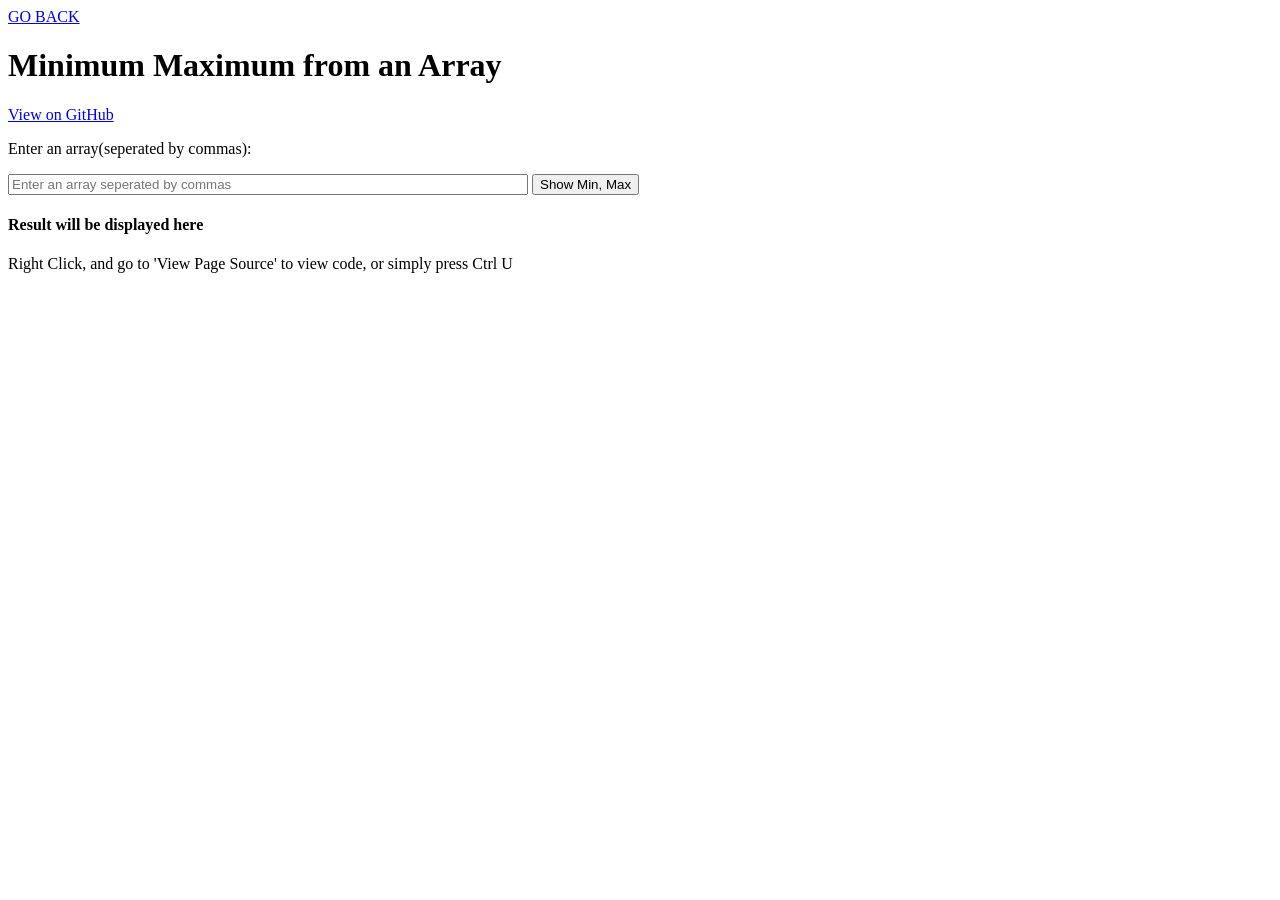
<file: archive/JavaScript/Programs/MinMax.html>
<!DOCTYPE html>
<html lang="en">

<head>
    <meta charset="UTF-8">
    <meta name="viewport" content="width=device-width, initial-scale=1.0">
    <title>Minimum and Maximum of Array</title>
</head>

<body>
    <!-- Gets an array as input and displays a random element out of it -->
    <div class="container">
        <a href="https://everythingshyam.github.io/web-development-resources/index.html" target="_blank">GO BACK</a>
        <h1>Minimum Maximum from an Array</h1>
        <a href="https://github.com/everythingshyam/web-development-resources/blob/master/JavaScript/Programs/MinMax.html"
            target="_blank">View on GitHub</a>
        <p>Enter an array(seperated by commas):</p>
        <input type="text" id="array" placeholder="Enter an array seperated by commas" style="width: 40vw;">
        <button onclick="getRandom()">Show Min, Max</button>
        <h4 id="result">Result will be displayed here</h4>
    </div>
    <footer>
        <p>Right Click, and go to 'View Page Source' to view code, or simply press Ctrl U</p>
    </footer>
</body>
<script>
    const getRandom = () => {
        let input = document.getElementById("array").value;
        let arr = input.split(",").map(Number);
        console.log(arr);
        // if (!arr || arr.length == 0) {
        //     document.getElementById("result").innerHTML = "Please enter a valid array";
        //     return;
        // }
        const min = Math.min(...arr);
        const max = Math.max(...arr);
        console.log(`Minimum: ${min}\nMaximum: ${max}`);
        document.getElementById("result").innerHTML = `Minimum: ${min}<br>Maximum: ${max}`;
    }
    //IIFE to calculate area of rectangle
    // ((a, b) => { console.log(`The area of rectangle with length ${a} and breadth ${b} is ${a * b}`); })(4, 5);
</script>

</html>
</file>
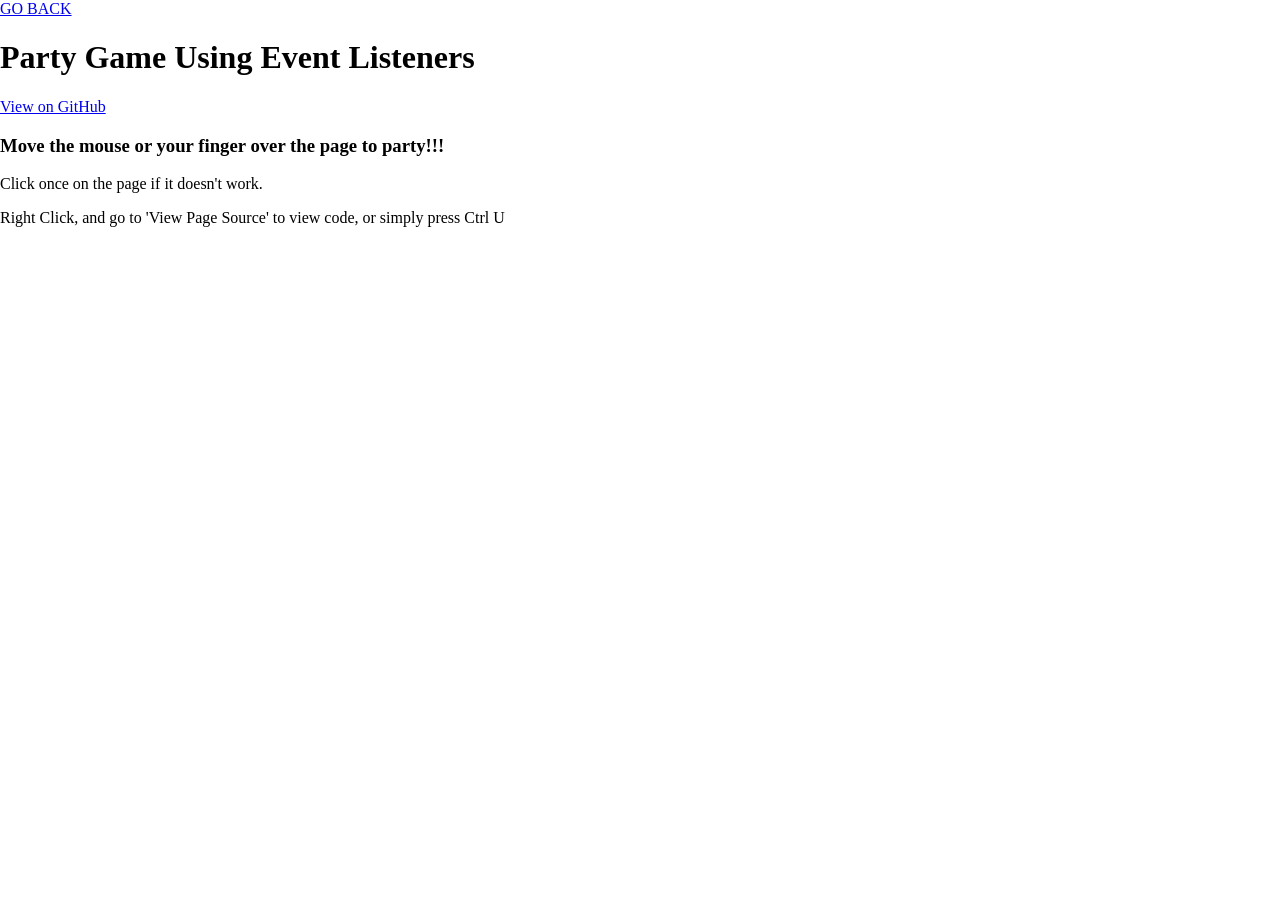
<file: archive/JavaScript/Programs/PartyGameUsingEventListeners.html>
<!DOCTYPE html>
<html lang="en">

<head>
    <meta charset="UTF-8">
    <meta name="viewport" content="width=device-width, initial-scale=1.0">
    <style>
        body {
            width: 100vw;
            height: 100vh;
            overflow: hidden;
            padding: 0;
            margin: 0;
        }
    </style>
    <title>Party Game Using Event Listeners</title>
</head>

<body>
    <!-- Gets an array as input and displays a random element out of it -->
    <div class="container">
        <a href="https://everythingshyam.github.io/web-development-resources/index.html" target="_blank">GO BACK</a>
        <h1>Party Game Using Event Listeners</h1>
        <a href="https://github.com/everythingshyam/web-development-resources/blob/master/JavaScript/Programs/PartyGameUsingEventListeners.html"
            target="_blank">View on GitHub</a>
        <div class="controls">
            <h3>Move the mouse or your finger over the page to party!!!</h3>
            <p>Click once on the page if it doesn't work.</p>
        </div>
    </div>
    <footer>
        <p>Right Click, and go to 'View Page Source' to view code, or simply press Ctrl U</p>
    </footer>
</body>
<script>
    const body = document.querySelector('body');
    const colors = ['red', 'green', 'blue', 'yellow', 'orange', 'purple', 'pink', 'black', 'white'];
    const textColors = ['yellow', 'white', 'red', 'gray', 'green', 'yellow', 'green', 'white', 'black'];
    let audio = new Audio('./media/audio/Party.mp3');

    audio.addEventListener('ended', function () {
        this.currentTime = 0;
    });

    //stores the current mouse position
    let x = 0, y = 0;
    let touchX = 0, touchY = 0;
    //stores the previous mouse position
    let x1 = 0, y1 = 0;
    let touchX1 = 0, touchY1 = 0;

    function getRandomColor() {
        var index = Math.floor(Math.random() * colors.length);
        body.style.backgroundColor = colors[index];
        body.style.color = textColors[index];

        if (audio.paused) {
            audio.play();
        }
    }

    function changeWhenMoving() {
        if (x1 != x || y1 != y || touchX1 != touchX || touchY1 != touchY) {
            getRandomColor();
            x1 = x;
            y1 = y;
            touchX1 = touchX;
            touchY1 = touchY;
        }
        else if (audio.played) {
            audio.pause();
        }
    }

    body.addEventListener('mousemove', (event) => {
        x = event.clientX;
        y = event.clientY;
    });

    body.addEventListener('touchmove', (event) => {
        // Get the first touch in the list of touches
        const touch = event.touches[0];

        if (touch) {
            // Update touch position
            touchX = touch.clientX;
            touchY = touch.clientY;
        }
    });


    timer = setInterval(() => changeWhenMoving(), 100);
</script>

</html>
</file>
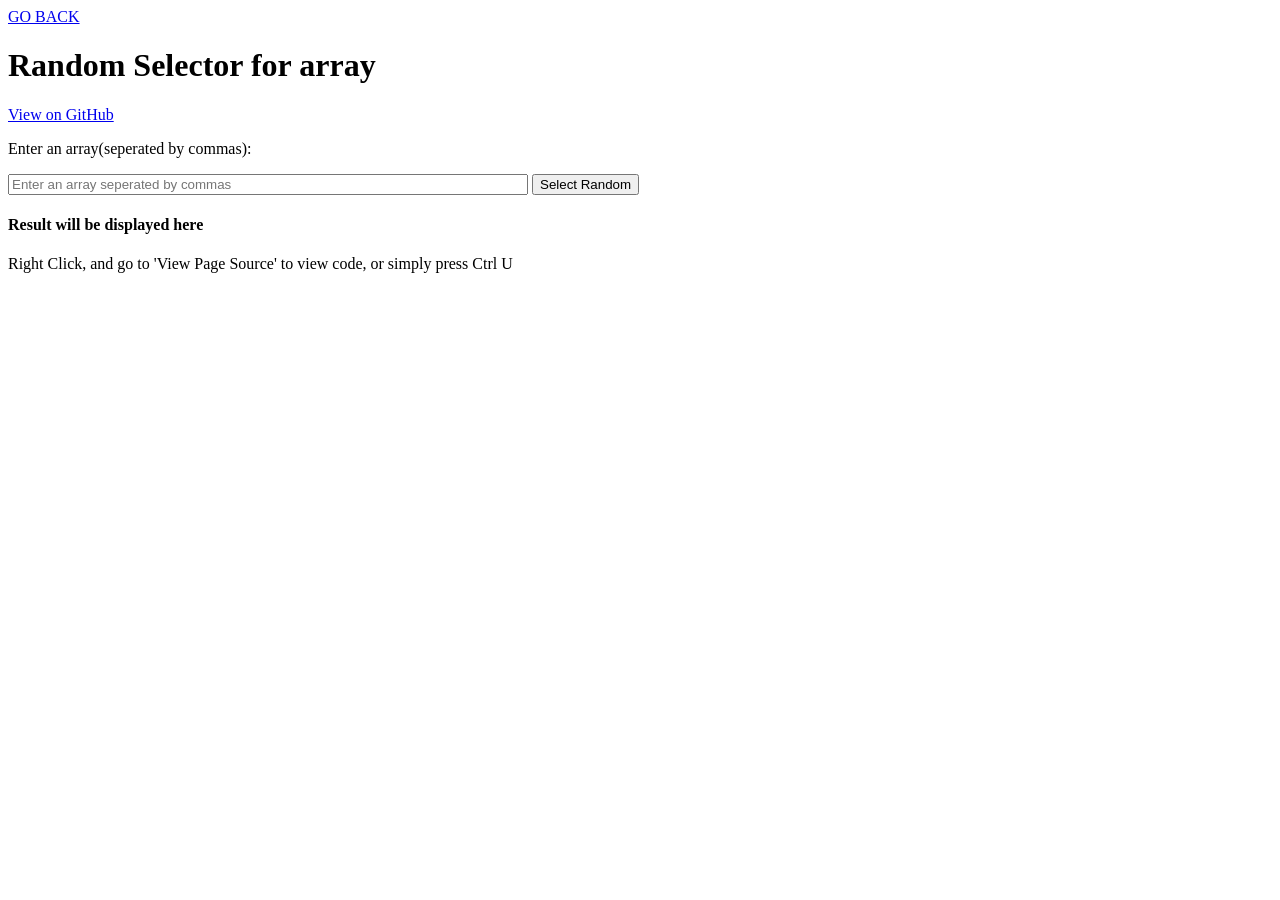
<file: archive/JavaScript/Programs/RandomFromArray.html>
<!DOCTYPE html>
<html lang="en">

<head>
    <meta charset="UTF-8">
    <meta name="viewport" content="width=device-width, initial-scale=1.0">
    <title>Random No From Array</title>
</head>

<body>
    <!-- Gets an array as input and displays a random element out of it -->
    <div class="container">
        <a href="https://everythingshyam.github.io/web-development-resources/index.html" target="_blank">GO BACK</a>
        <h1>Random Selector for array</h1>
        <a href="https://github.com/everythingshyam/web-development-resources/blob/master/JavaScript/Programs/RandomFromArray.html"
            target="_blank">View on GitHub</a>
        <p>Enter an array(seperated by commas):</p>
        <input type="text" id="array" placeholder="Enter an array seperated by commas" style="width: 40vw;">
        <button onclick="getRandom()">Select Random</button>
        <h4 id="result">Result will be displayed here</h4>
    </div>
    <footer>
        <p>Right Click, and go to 'View Page Source' to view code, or simply press Ctrl U</p>
    </footer>
</body>
<script>
    const getRandom = () => {
        let input = document.getElementById("array").value;
        let arr = input.split(",").map(Number);
        console.log(arr);
        // if (!arr || arr.length == 0) {
        //     document.getElementById("result").innerHTML = "Please enter a valid array";
        //     return;
        // }
        const size = arr.length - 1;
        // We could also use Math.toFixed() here
        const index = Math.floor((Math.random() * size));
        console.log(`Index chosen: ${index}\nNumber chosen: ${arr[index]}`);
        document.getElementById("result").innerHTML = `Index chosen: ${index}<br>Number chosen: ${arr[index]}`;
    }
</script>

</html>
</file>
<file: css/style.css>
:root {
	--primary-color: #4f46e5;
	--background-color: #f9fafb;
	--surface-color: #ffffff;
	--text-main: #1f2937;
	--text-muted: #6b7280;
	--code-bg: #1e293b;
	--code-text: #e2e8f0;
}

* {
	box-sizing: border-box;
	margin: 0;
	padding: 0;
}

body {
	font-family:
		-apple-system, BlinkMacSystemFont, 'Segoe UI', Roboto, Helvetica, Arial,
		sans-serif;
	background-color: var(--background-color);
	color: var(--text-main);
	line-height: 1.6;
	padding: 20px;
}

.container {
	max-width: 800px;
	margin: 0 auto;
	background-color: var(--surface-color);
	padding: 40px;
	border-radius: 12px;
	box-shadow: 0 4px 6px rgba(0, 0, 0, 0.05);
}

.last-updated {
	font-size: 0.8rem;
	color: var(--text-muted);
}

h1,
h2,
h3 {
	color: var(--text-main);
	margin-bottom: 16px;
	margin-top: 32px;
}

h1 {
	font-size: 2.5rem;
	color: var(--primary-color);
	border-bottom: 2px solid #e5e7eb;
	padding-bottom: 10px;
}

p {
	margin-bottom: 16px;
	color: var(--text-main);
	text-align: justify;
}

.summary-box {
	background-color: #eef2ff;
	border-left: 4px solid var(--primary-color);
	padding: 16px;
	margin-bottom: 24px;
	border-radius: 0 8px 8px 0;
}

ul,
ol {
	margin-bottom: 24px;
	padding-left: 24px;
}

li {
	margin-bottom: 8px;
}

a {
	color: var(--primary-color);
	text-decoration: none;
	font-weight: 600;
}

a:hover {
	text-decoration: underline;
}

hr {
	border: 0;
	height: 1px;
	background-color: var(--text-muted);
}

pre {
	background-color: var(--code-bg);
	color: var(--code-text);
	padding: 16px;
	border-radius: 8px;
	overflow-x: auto;
	margin-bottom: 24px;
	font-family: 'Courier New', Courier, monospace;
	font-size: 0.9rem;
	white-space: pre-wrap;
}

#tts-button {
	background-color: #7b1a3a; /* Matches your burgundy theme */
	color: #f7e7ce;
	border: none;
	padding: 10px 18px;
	border-radius: 20px;
	font-weight: bold;
	cursor: pointer;
	display: inline-flex;
	align-items: center;
	gap: 8px;
	font-family: sans-serif;
	margin-bottom: 15px;
}

.step-block {
	margin-bottom: 40px;
}

.signature p {
	text-align: right;
	margin-bottom: auto;
}

p.disclaimer {
	font-size: 0.8rem;
	color: var(--text-muted);
}

/* Mobile Adaptive */
@media (max-width: 600px) {
	.container {
		padding: 20px;
	}
	h1 {
		font-size: 2rem;
	}
}
</file>
